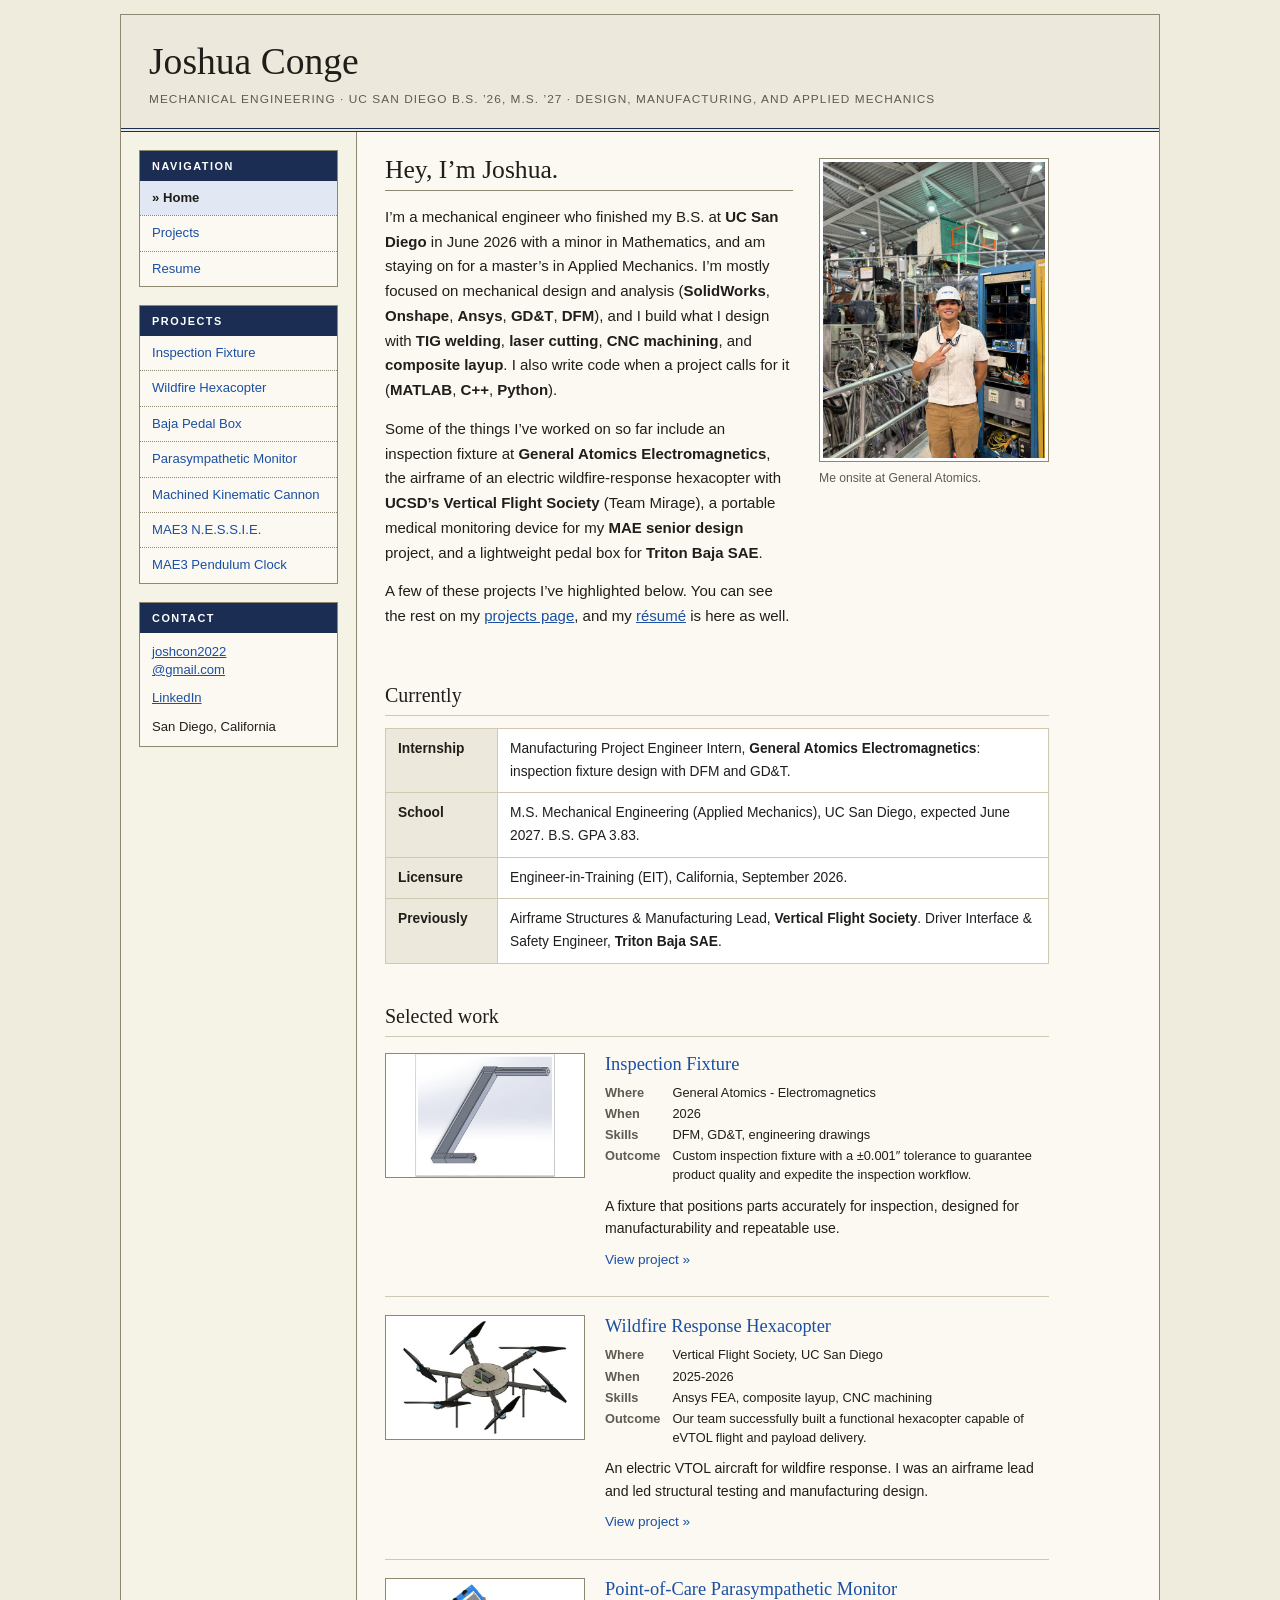
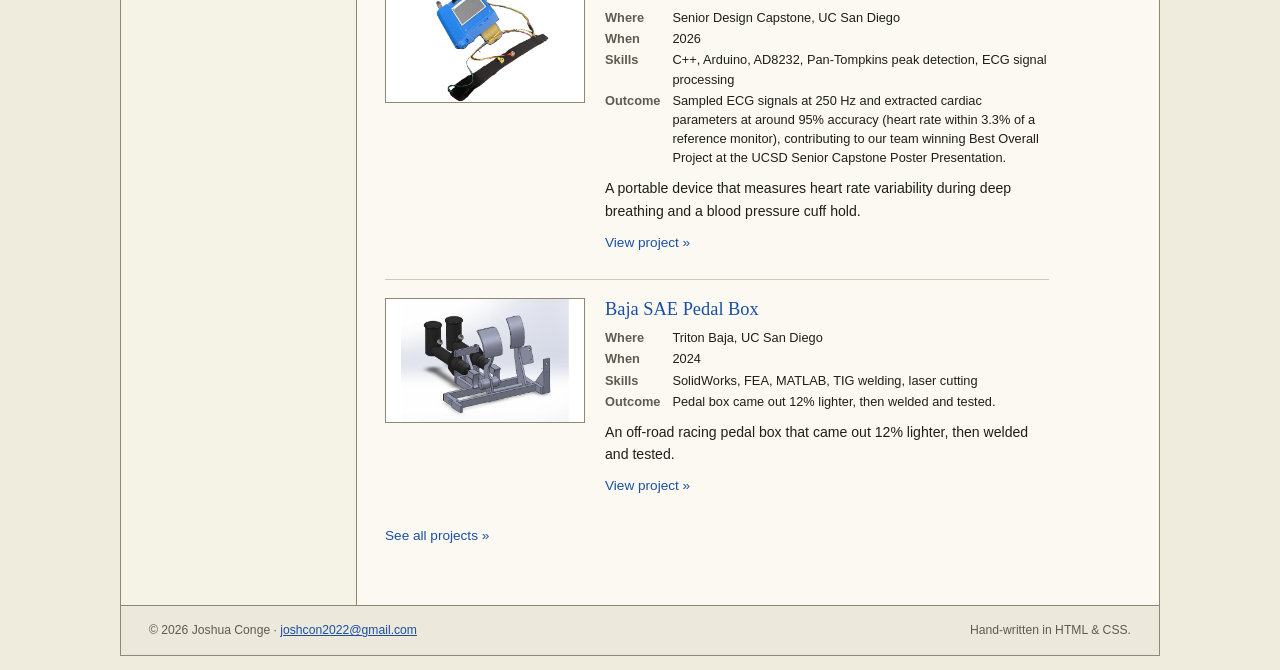
<file: index.html>
<!DOCTYPE html>
<html lang="en">
<head>
<meta charset="utf-8">
<meta name="viewport" content="width=device-width, initial-scale=1">
<meta name="description" content="Joshua Conge’s engineering portfolio">
<title>Joshua Conge’s portfolio</title>
<link rel="preconnect" href="https://fonts.googleapis.com">
<link href="https://fonts.googleapis.com/css2?family=Archivo:wdth,wght@62..125,400..800&family=Source+Serif+4:opsz,wght@8..60,400;8..60,600&display=swap" rel="stylesheet">
<link rel="stylesheet" href="style.css">
<link rel="icon" href="data:image/svg+xml,<svg xmlns=%22http://www.w3.org/2000/svg%22 viewBox=%220 0 100 100%22><text y=%22.9em%22 font-size=%2290%22>⚙️</text></svg>">
</head>
<body>
<div class="page">
<header class="mast">
  <h1><a href="index.html">Joshua Conge</a></h1>
  <p><span class="nb">Mechanical Engineering</span> · <span class="nb">UC San Diego B.S. ’26, M.S. ’27</span> · <span class="nb">Design, Manufacturing, and Applied Mechanics</span></p>
  <nav class="top" aria-label="Main"><a class="here" href="index.html">Home</a><a href="projects.html">Projects</a><a href="resume.html">Résumé</a></nav>
</header>
<div class="layout">
<aside>
<div class="box"><div class="box-hd">Navigation</div><ul class="nav"><li><a class="here" href="index.html">Home</a></li><li><a href="projects.html">Projects</a></li><li><a href="resume.html">Resume</a></li></ul></div>
<div class="box"><div class="box-hd">Projects</div><ul class="nav"><li><a href="projects/fixture.html">Inspection Fixture</a></li><li><a href="projects/hexacopter.html">Wildfire Hexacopter</a></li><li><a href="projects/pedal-box.html">Baja Pedal Box</a></li><li><a href="projects/monitor.html">Parasympathetic Monitor</a></li><li><a href="projects/machined-kinematic-cannon.html">Machined Kinematic Cannon</a></li><li><a href="projects/mae3-nessie.html">MAE3 N.E.S.S.I.E.</a></li><li><a href="projects/mae3-pendulum-clock.html">MAE3 Pendulum Clock</a></li></ul></div>
<div class="box"><div class="box-hd">Contact</div><div class="box-bd">
<p><a href="mailto:joshcon2022@gmail.com">joshcon2022<br>@gmail.com</a></p>
<p><a href="https://www.linkedin.com/in/joshua-conge/" target="_blank" rel="noopener">LinkedIn</a></p>
<p>San Diego, California</p></div></div>
</aside>
<main>


  <div class="intro">
<div>
<h2>Hey, I’m Joshua.</h2>
  <p>I’m a mechanical engineer who finished my B.S. at <strong>UC San Diego</strong> in June 2026 with a minor in Mathematics, and am staying on for a master’s in Applied Mechanics. I’m mostly focused on mechanical design and analysis (<strong>SolidWorks</strong>, <strong>Onshape</strong>, <strong>Ansys</strong>, <strong>GD&amp;T</strong>, <strong>DFM</strong>), and I build what I design with <strong>TIG welding</strong>, <strong>laser cutting</strong>, <strong>CNC machining</strong>, and <strong>composite layup</strong>. I also write code when a project calls for it (<strong>MATLAB</strong>, <strong>C++</strong>, <strong>Python</strong>).</p>
  <p>Some of the things I’ve worked on so far include an inspection fixture at <strong>General Atomics Electromagnetics</strong>, the airframe of an electric wildfire-response hexacopter with <strong>UCSD’s Vertical Flight Society</strong> (Team Mirage), a portable medical monitoring device for my <strong>MAE senior design</strong> project, and a lightweight pedal box for <strong>Triton Baja SAE</strong>.</p>
  <p>A few of these projects I’ve highlighted below. You can see the rest on my <a href="projects.html">projects page</a>, and my <a href="resume.html">résumé</a> is here as well.</p>
</div>
<figure class="me"><img src="img/joshua.jpg" alt="Joshua Conge smiling in a visitor hard hat in front of a large piece of lab equipment"><figcaption>Me onsite at General Atomics.</figcaption></figure>
</div>


  <h3>Currently</h3>
  <table class="now">
    <tr><th scope="row">Internship</th><td>Manufacturing Project Engineer Intern, <strong>General Atomics Electromagnetics</strong>: inspection fixture design with DFM and GD&amp;T.</td></tr>
    <tr><th scope="row">School</th><td>M.S. Mechanical Engineering (Applied Mechanics), UC San Diego, expected June 2027. B.S. GPA 3.83.</td></tr>
    <tr><th scope="row">Licensure</th><td>Engineer-in-Training (EIT), California, September 2026.</td></tr>
    <tr><th scope="row">Previously</th><td>Airframe Structures &amp; Manufacturing Lead, <strong>Vertical Flight Society</strong>. Driver Interface &amp; Safety Engineer, <strong>Triton Baja SAE</strong>.</td></tr>
  </table>

  <h3>Selected work</h3>
<ul class="work">
<li><div class="thumb"><img src="img/fixture-2.jpg" alt="SolidWorks model of the inspection fixture"></div><div><h4><a href="projects/fixture.html">Inspection Fixture</a></h4><dl class="facts"><dt>Where</dt><dd>General Atomics - Electromagnetics</dd><dt>When</dt><dd>2026</dd><dt>Skills</dt><dd>DFM, GD&amp;T, engineering drawings</dd><dt>Outcome</dt><dd>Custom inspection fixture with a ±0.001″ tolerance to guarantee product quality and expedite the inspection workflow.</dd></dl><p>A fixture that positions parts accurately for inspection, designed for manufacturability and repeatable use.</p><p><a class="more" href="projects/fixture.html">View project »</a></p></div></li>
<li><div class="thumb"><img src="img/cad-thumb.jpg" alt="CAD render of the hexacopter"></div><div><h4><a href="projects/hexacopter.html">Wildfire Response Hexacopter</a></h4><dl class="facts"><dt>Where</dt><dd>Vertical Flight Society, UC San Diego</dd><dt>When</dt><dd>2025-2026</dd><dt>Skills</dt><dd>Ansys FEA, composite layup, CNC machining</dd><dt>Outcome</dt><dd>Our team successfully built a functional hexacopter capable of eVTOL flight and payload delivery.</dd></dl><p>An electric VTOL aircraft for wildfire response. I was an airframe lead and led structural testing and manufacturing design.</p><p><a class="more" href="projects/hexacopter.html">View project »</a></p></div></li>
<li><div class="thumb"><img src="img/monitor.jpg" alt="Parasympathetic monitor prototype with blue 3D-printed enclosure and ECG chest strap"></div><div><h4><a href="projects/monitor.html">Point-of-Care Parasympathetic Monitor</a></h4><dl class="facts"><dt>Where</dt><dd>Senior Design Capstone, UC San Diego</dd><dt>When</dt><dd>2026</dd><dt>Skills</dt><dd>C++, Arduino, AD8232, Pan-Tompkins peak detection, ECG signal processing</dd><dt>Outcome</dt><dd>Sampled ECG signals at 250 Hz and extracted cardiac parameters at around 95% accuracy (heart rate within 3.3% of a reference monitor), contributing to our team winning Best Overall Project at the UCSD Senior Capstone Poster Presentation.</dd></dl><p>A portable device that measures heart rate variability during deep breathing and a blood pressure cuff hold.</p><p><a class="more" href="projects/monitor.html">View project »</a></p></div></li>
<li><div class="thumb"><img src="img/pedal-box.jpg" alt="CAD render of the Baja SAE pedal box"></div><div><h4><a href="projects/pedal-box.html">Baja SAE Pedal Box</a></h4><dl class="facts"><dt>Where</dt><dd>Triton Baja, UC San Diego</dd><dt>When</dt><dd>2024</dd><dt>Skills</dt><dd>SolidWorks, FEA, MATLAB, TIG welding, laser cutting</dd><dt>Outcome</dt><dd>Pedal box came out 12% lighter, then welded and tested.</dd></dl><p>An off-road racing pedal box that came out 12% lighter, then welded and tested.</p><p><a class="more" href="projects/pedal-box.html">View project »</a></p></div></li>
</ul>
<p><a class="more" href="projects.html">See all projects »</a></p>
</main>
</div>
<footer><span>© 2026 Joshua Conge · <a href="mailto:joshcon2022@gmail.com">joshcon2022@gmail.com</a></span><span>Hand-written in HTML &amp; CSS.</span></footer>
</div>
</body>
</html>
</file>
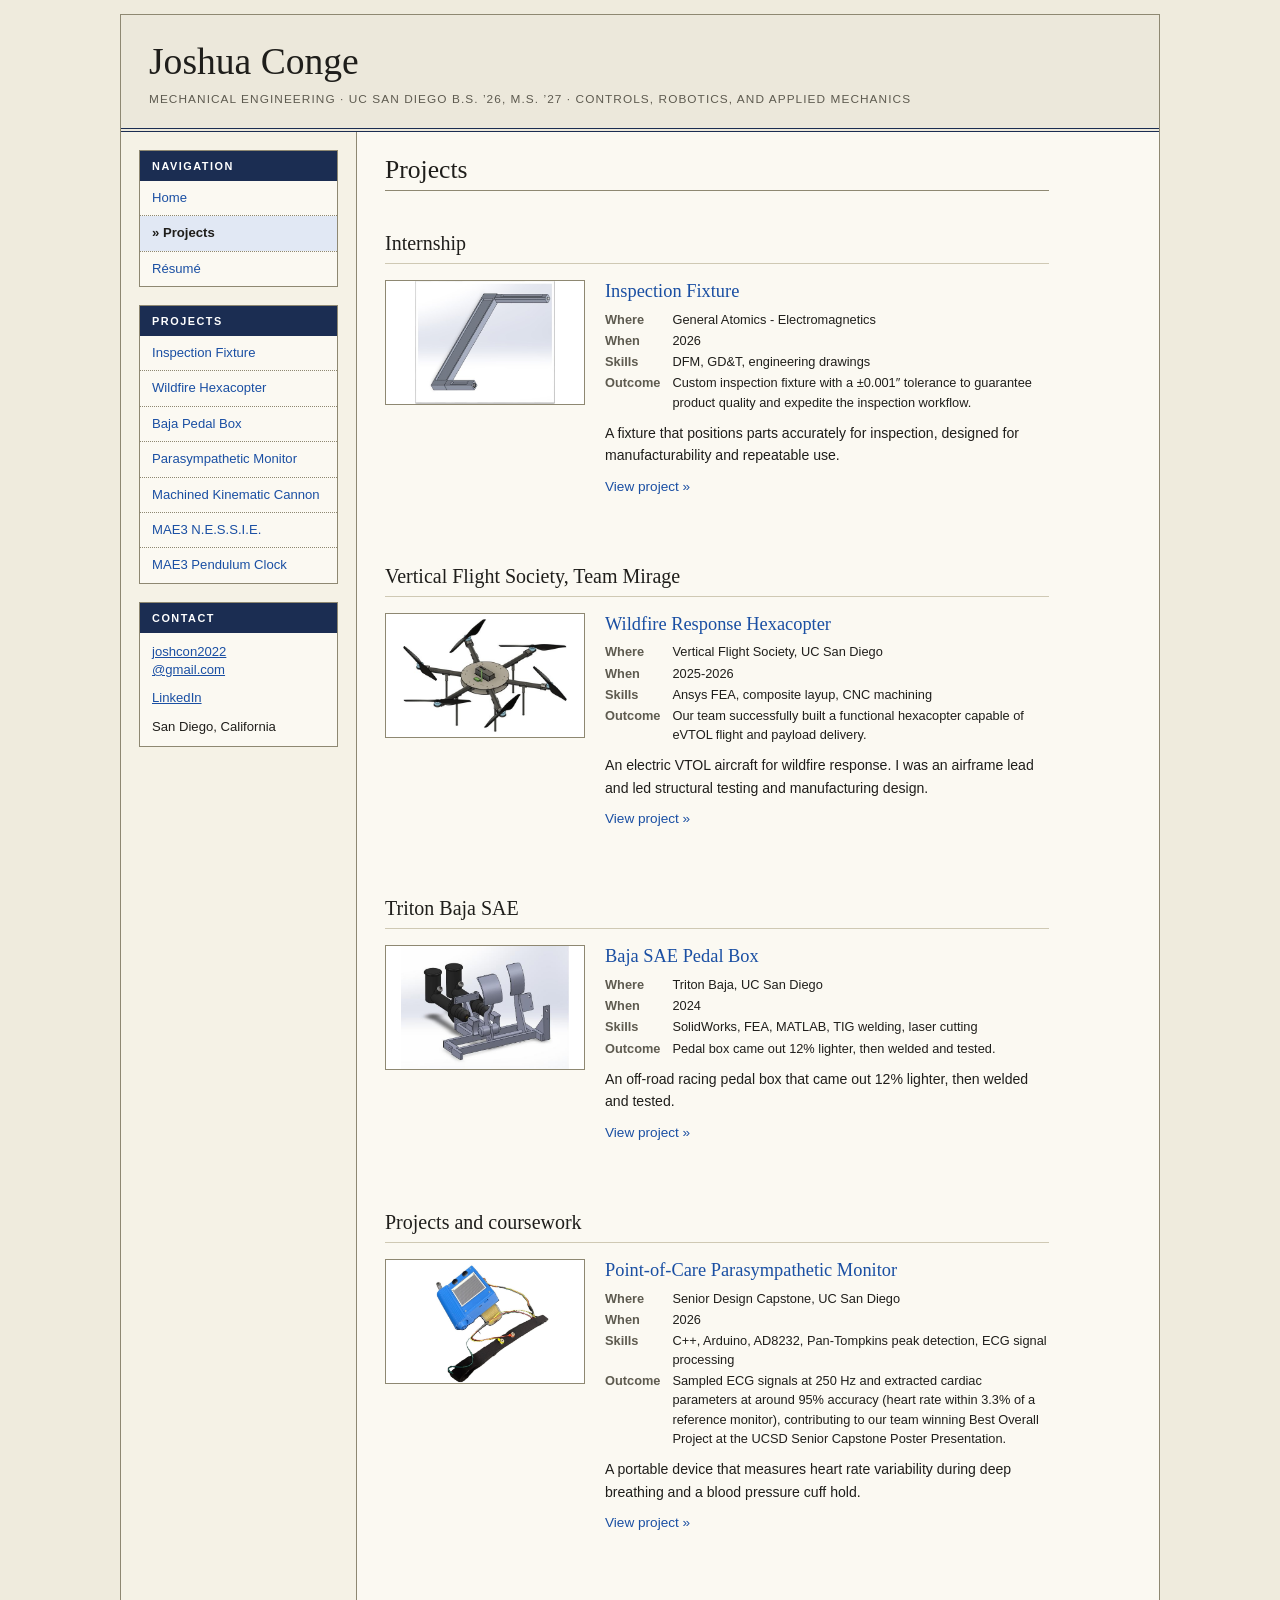
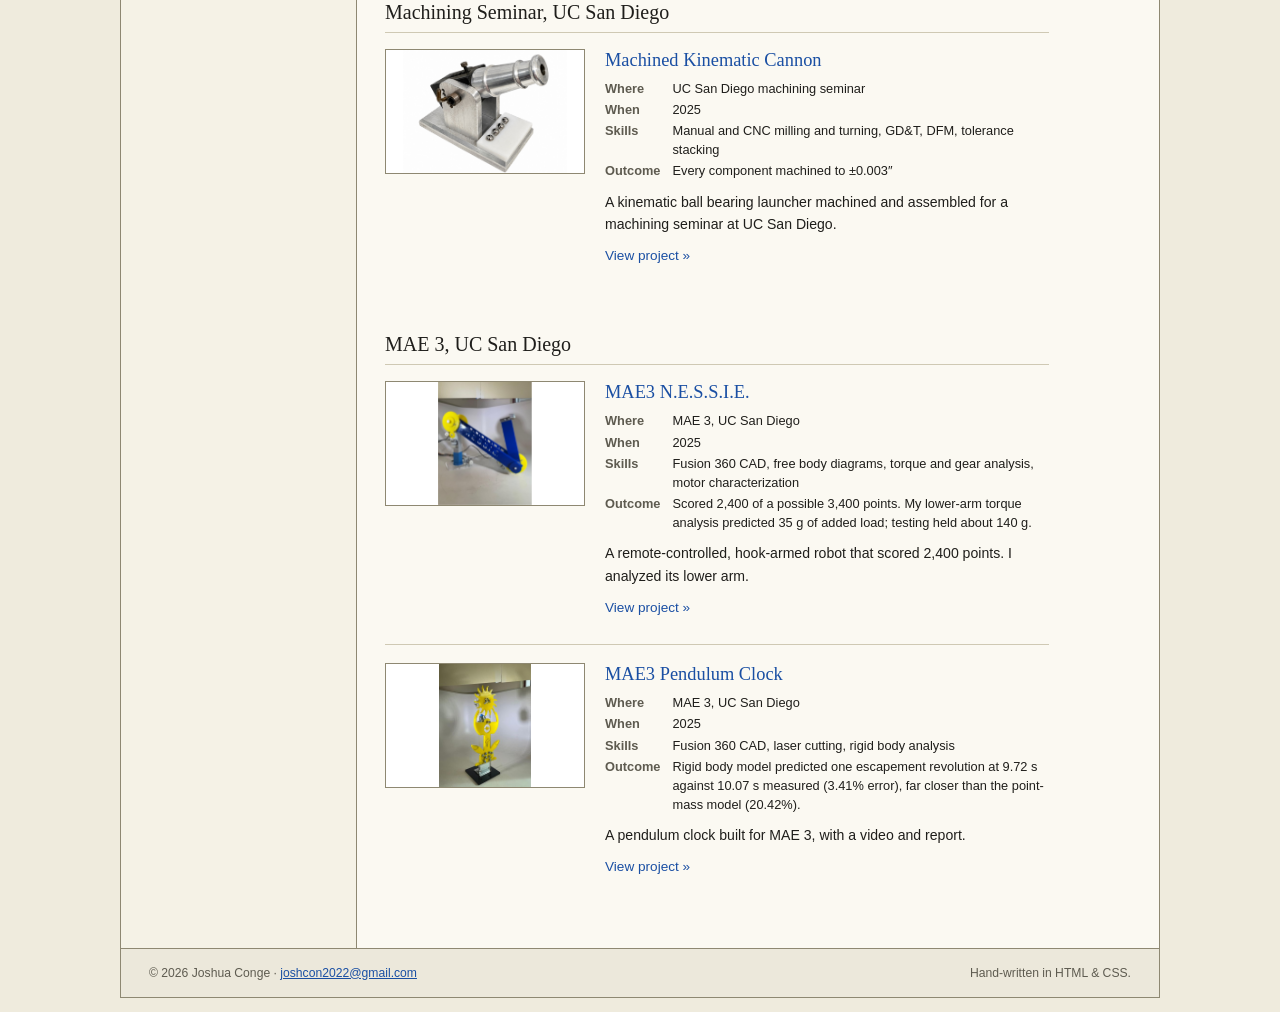
<file: projects.html>
<!DOCTYPE html>
<html lang="en">
<head>
<meta charset="utf-8">
<meta name="viewport" content="width=device-width, initial-scale=1">
<meta name="description" content="Joshua Conge’s engineering portfolio">
<title>Projects | Joshua Conge</title>
<link rel="preconnect" href="https://fonts.googleapis.com">
<link href="https://fonts.googleapis.com/css2?family=Archivo:wdth,wght@62..125,400..800&family=Source+Serif+4:opsz,wght@8..60,400;8..60,600&display=swap" rel="stylesheet">
<link rel="stylesheet" href="style.css">
<link rel="icon" href="data:image/svg+xml,<svg xmlns=%22http://www.w3.org/2000/svg%22 viewBox=%220 0 100 100%22><text y=%22.9em%22 font-size=%2290%22>⚙️</text></svg>">
</head>
<body>
<div class="page">
<header class="mast">
  <h1><a href="index.html">Joshua Conge</a></h1>
  <p><span class="nb">Mechanical Engineering</span> · <span class="nb">UC San Diego B.S. ’26, M.S. ’27</span> · <span class="nb">Controls, Robotics, and Applied Mechanics</span></p>
  <nav class="top" aria-label="Main"><a href="index.html">Home</a><a class="here" href="projects.html">Projects</a><a href="resume.html">Résumé</a></nav>
</header>
<div class="layout">
<aside>
<div class="box"><div class="box-hd">Navigation</div><ul class="nav"><li><a href="index.html">Home</a></li><li><a class="here" href="projects.html">Projects</a></li><li><a href="resume.html">Résumé</a></li></ul></div>
<div class="box"><div class="box-hd">Projects</div><ul class="nav"><li><a href="projects/fixture.html">Inspection Fixture</a></li><li><a href="projects/hexacopter.html">Wildfire Hexacopter</a></li><li><a href="projects/pedal-box.html">Baja Pedal Box</a></li><li><a href="projects/monitor.html">Parasympathetic Monitor</a></li><li><a href="projects/machined-kinematic-cannon.html">Machined Kinematic Cannon</a></li><li><a href="projects/mae3-nessie.html">MAE3 N.E.S.S.I.E.</a></li><li><a href="projects/mae3-pendulum-clock.html">MAE3 Pendulum Clock</a></li></ul></div>
<div class="box"><div class="box-hd">Contact</div><div class="box-bd">
<p><a href="mailto:joshcon2022@gmail.com">joshcon2022<br>@gmail.com</a></p>
<p><a href="https://www.linkedin.com/in/joshua-conge/" target="_blank" rel="noopener">LinkedIn</a></p>
<p>San Diego, California</p></div></div>
</aside>
<main>
<h2>Projects</h2>
<h3>Internship</h3>
<ul class="work"><li><div class="thumb"><img src="img/fixture-2.jpg" alt="SolidWorks model of the inspection fixture"></div><div><h4><a href="projects/fixture.html">Inspection Fixture</a></h4><dl class="facts"><dt>Where</dt><dd>General Atomics - Electromagnetics</dd><dt>When</dt><dd>2026</dd><dt>Skills</dt><dd>DFM, GD&amp;T, engineering drawings</dd><dt>Outcome</dt><dd>Custom inspection fixture with a ±0.001″ tolerance to guarantee product quality and expedite the inspection workflow.</dd></dl><p>A fixture that positions parts accurately for inspection, designed for manufacturability and repeatable use.</p><p><a class="more" href="projects/fixture.html">View project »</a></p></div></li></ul>
<h3>Vertical Flight Society, Team Mirage</h3>
<ul class="work"><li><div class="thumb"><img src="img/cad-thumb.jpg" alt="CAD render of the hexacopter"></div><div><h4><a href="projects/hexacopter.html">Wildfire Response Hexacopter</a></h4><dl class="facts"><dt>Where</dt><dd>Vertical Flight Society, UC San Diego</dd><dt>When</dt><dd>2025-2026</dd><dt>Skills</dt><dd>Ansys FEA, composite layup, CNC machining</dd><dt>Outcome</dt><dd>Our team successfully built a functional hexacopter capable of eVTOL flight and payload delivery.</dd></dl><p>An electric VTOL aircraft for wildfire response. I was an airframe lead and led structural testing and manufacturing design.</p><p><a class="more" href="projects/hexacopter.html">View project »</a></p></div></li></ul>
<h3>Triton Baja SAE</h3>
<ul class="work"><li><div class="thumb"><img src="img/pedal-box.jpg" alt="CAD render of the Baja SAE pedal box"></div><div><h4><a href="projects/pedal-box.html">Baja SAE Pedal Box</a></h4><dl class="facts"><dt>Where</dt><dd>Triton Baja, UC San Diego</dd><dt>When</dt><dd>2024</dd><dt>Skills</dt><dd>SolidWorks, FEA, MATLAB, TIG welding, laser cutting</dd><dt>Outcome</dt><dd>Pedal box came out 12% lighter, then welded and tested.</dd></dl><p>An off-road racing pedal box that came out 12% lighter, then welded and tested.</p><p><a class="more" href="projects/pedal-box.html">View project »</a></p></div></li></ul>
<h3>Projects and coursework</h3>
<ul class="work"><li><div class="thumb"><img src="img/monitor.jpg" alt="Parasympathetic monitor prototype with blue 3D-printed enclosure and ECG chest strap"></div><div><h4><a href="projects/monitor.html">Point-of-Care Parasympathetic Monitor</a></h4><dl class="facts"><dt>Where</dt><dd>Senior Design Capstone, UC San Diego</dd><dt>When</dt><dd>2026</dd><dt>Skills</dt><dd>C++, Arduino, AD8232, Pan-Tompkins peak detection, ECG signal processing</dd><dt>Outcome</dt><dd>Sampled ECG signals at 250 Hz and extracted cardiac parameters at around 95% accuracy (heart rate within 3.3% of a reference monitor), contributing to our team winning Best Overall Project at the UCSD Senior Capstone Poster Presentation.</dd></dl><p>A portable device that measures heart rate variability during deep breathing and a blood pressure cuff hold.</p><p><a class="more" href="projects/monitor.html">View project »</a></p></div></li></ul>
<h3>Machining Seminar, UC San Diego</h3>
<ul class="work">
<li><div class="thumb"><img src="img/cannon.jpg" alt="Machined kinematic cannon on aluminum base with ball bearings"></div><div><h4><a href="projects/machined-kinematic-cannon.html">Machined Kinematic Cannon</a></h4><dl class="facts"><dt>Where</dt><dd>UC San Diego machining seminar</dd><dt>When</dt><dd>2025</dd><dt>Skills</dt><dd>Manual and CNC milling and turning, GD&amp;T, DFM, tolerance stacking</dd><dt>Outcome</dt><dd>Every component machined to ±0.003″</dd></dl><p>A kinematic ball bearing launcher machined and assembled for a machining seminar at UC San Diego.</p><p><a class="more" href="projects/machined-kinematic-cannon.html">View project »</a></p></div></li></ul>
<h3>MAE 3, UC San Diego</h3>
<ul class="work">
<li><div class="thumb"><img src="img/nessie.jpg" alt="MAE3 N.E.S.S.I.E."></div><div><h4><a href="projects/mae3-nessie.html">MAE3 N.E.S.S.I.E.</a></h4><dl class="facts"><dt>Where</dt><dd>MAE 3, UC San Diego</dd><dt>When</dt><dd>2025</dd><dt>Skills</dt><dd>Fusion 360 CAD, free body diagrams, torque and gear analysis, motor characterization</dd><dt>Outcome</dt><dd>Scored 2,400 of a possible 3,400 points. My lower-arm torque analysis predicted 35 g of added load; testing held about 140 g.</dd></dl><p>A remote-controlled, hook-armed robot that scored 2,400 points. I analyzed its lower arm.</p><p><a class="more" href="projects/mae3-nessie.html">View project »</a></p></div></li>
<li><div class="thumb"><img src="img/pendulum-thumb.jpg" alt="MAE3 Pendulum Clock"></div><div><h4><a href="projects/mae3-pendulum-clock.html">MAE3 Pendulum Clock</a></h4><dl class="facts"><dt>Where</dt><dd>MAE 3, UC San Diego</dd><dt>When</dt><dd>2025</dd><dt>Skills</dt><dd>Fusion 360 CAD, laser cutting, rigid body analysis</dd><dt>Outcome</dt><dd>Rigid body model predicted one escapement revolution at 9.72 s against 10.07 s measured (3.41% error), far closer than the point-mass model (20.42%).</dd></dl><p>A pendulum clock built for MAE 3, with a video and report.</p><p><a class="more" href="projects/mae3-pendulum-clock.html">View project »</a></p></div></li></ul>
</main>
</div>
<footer><span>© 2026 Joshua Conge · <a href="mailto:joshcon2022@gmail.com">joshcon2022@gmail.com</a></span><span>Hand-written in HTML &amp; CSS.</span></footer>
</div>
</body>
</html>
</file>
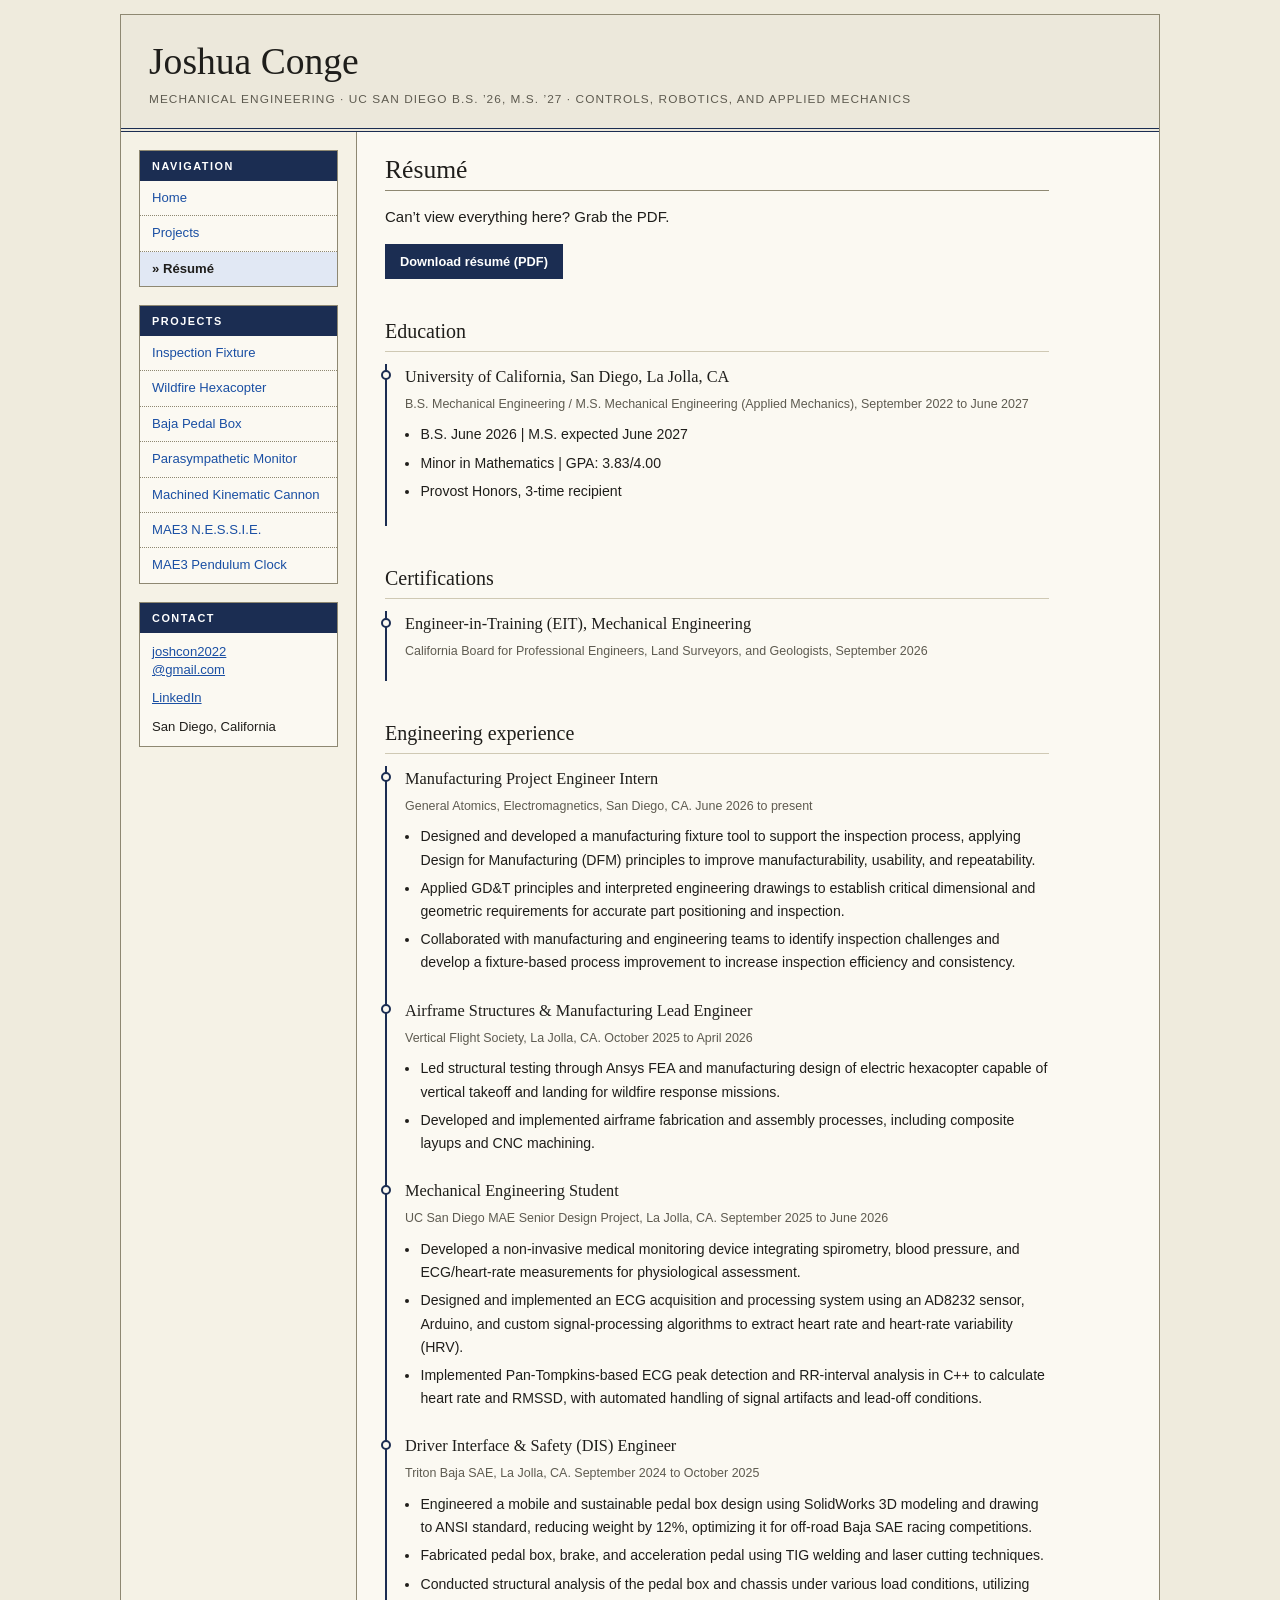
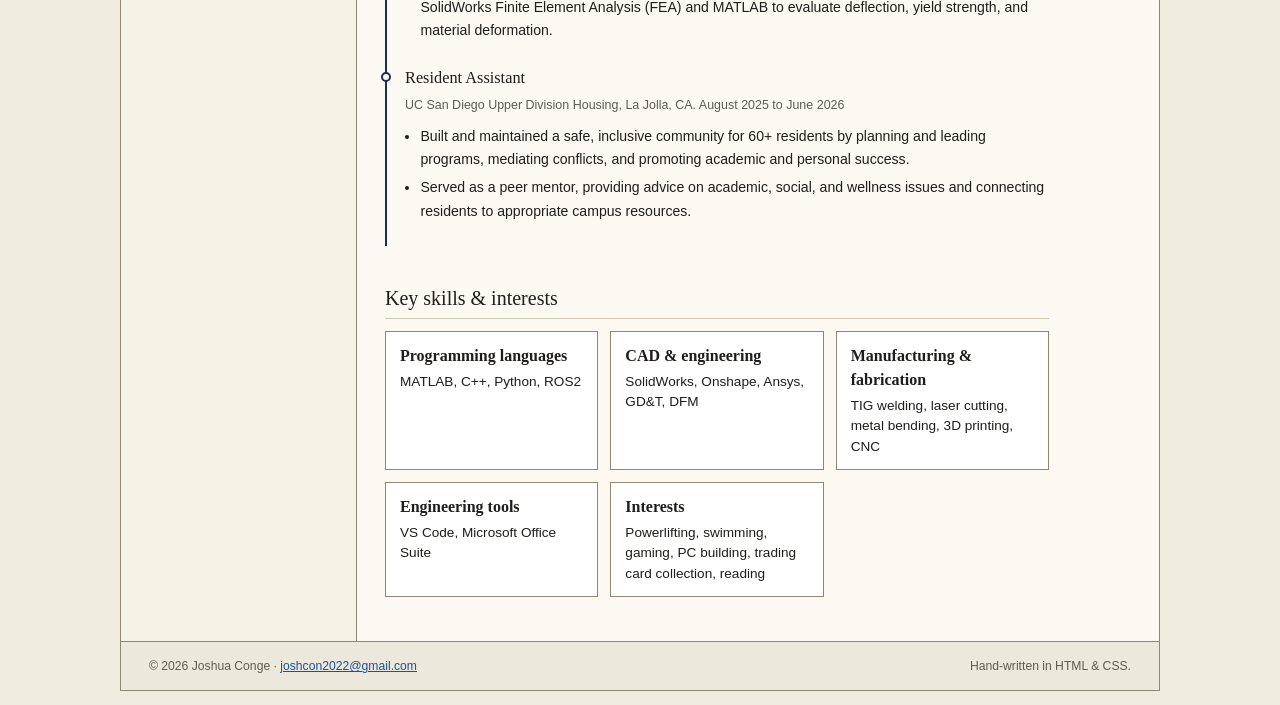
<file: resume.html>
<!DOCTYPE html>
<html lang="en">
<head>
<meta charset="utf-8">
<meta name="viewport" content="width=device-width, initial-scale=1">
<meta name="description" content="Joshua Conge’s engineering portfolio">
<title>Résumé | Joshua Conge</title>
<link rel="preconnect" href="https://fonts.googleapis.com">
<link href="https://fonts.googleapis.com/css2?family=Archivo:wdth,wght@62..125,400..800&family=Source+Serif+4:opsz,wght@8..60,400;8..60,600&display=swap" rel="stylesheet">
<link rel="stylesheet" href="style.css">
<link rel="icon" href="data:image/svg+xml,<svg xmlns=%22http://www.w3.org/2000/svg%22 viewBox=%220 0 100 100%22><text y=%22.9em%22 font-size=%2290%22>⚙️</text></svg>">
</head>
<body>
<div class="page">
<header class="mast">
  <h1><a href="index.html">Joshua Conge</a></h1>
  <p><span class="nb">Mechanical Engineering</span> · <span class="nb">UC San Diego B.S. ’26, M.S. ’27</span> · <span class="nb">Controls, Robotics, and Applied Mechanics</span></p>
  <nav class="top" aria-label="Main"><a href="index.html">Home</a><a href="projects.html">Projects</a><a class="here" href="resume.html">Résumé</a></nav>
</header>
<div class="layout">
<aside>
<div class="box"><div class="box-hd">Navigation</div><ul class="nav"><li><a href="index.html">Home</a></li><li><a href="projects.html">Projects</a></li><li><a class="here" href="resume.html">Résumé</a></li></ul></div>
<div class="box"><div class="box-hd">Projects</div><ul class="nav"><li><a href="projects/fixture.html">Inspection Fixture</a></li><li><a href="projects/hexacopter.html">Wildfire Hexacopter</a></li><li><a href="projects/pedal-box.html">Baja Pedal Box</a></li><li><a href="projects/monitor.html">Parasympathetic Monitor</a></li><li><a href="projects/machined-kinematic-cannon.html">Machined Kinematic Cannon</a></li><li><a href="projects/mae3-nessie.html">MAE3 N.E.S.S.I.E.</a></li><li><a href="projects/mae3-pendulum-clock.html">MAE3 Pendulum Clock</a></li></ul></div>
<div class="box"><div class="box-hd">Contact</div><div class="box-bd">
<p><a href="mailto:joshcon2022@gmail.com">joshcon2022<br>@gmail.com</a></p>
<p><a href="https://www.linkedin.com/in/joshua-conge/" target="_blank" rel="noopener">LinkedIn</a></p>
<p>San Diego, California</p></div></div>
</aside>
<main><h2>Résumé</h2>
<div class="pdfbar"><p>Can’t view everything here? Grab the PDF.</p><div class="btns"><a class="fill" href="files/Joshua-Conge-Resume.pdf" download>Download résumé (PDF)</a></div></div>
<h3>Education</h3>
<div class="role"><h4>University of California, San Diego, La Jolla, CA</h4><span class="when">B.S. Mechanical Engineering / M.S. Mechanical Engineering (Applied Mechanics), September 2022 to June 2027</span><ul><li>B.S. June 2026 | M.S. expected June 2027</li><li>Minor in Mathematics | GPA: 3.83/4.00</li><li>Provost Honors, 3-time recipient</li></ul></div>
<h3>Certifications</h3>
<div class="role"><h4>Engineer-in-Training (EIT), Mechanical Engineering</h4><span class="when">California Board for Professional Engineers, Land Surveyors, and Geologists, September 2026</span></div>
<h3>Engineering experience</h3>
<div class="role"><h4>Manufacturing Project Engineer Intern</h4><span class="when">General Atomics, Electromagnetics, San Diego, CA. June 2026 to present</span><ul><li>Designed and developed a manufacturing fixture tool to support the inspection process, applying Design for Manufacturing (DFM) principles to improve manufacturability, usability, and repeatability.</li><li>Applied GD&amp;T principles and interpreted engineering drawings to establish critical dimensional and geometric requirements for accurate part positioning and inspection.</li><li>Collaborated with manufacturing and engineering teams to identify inspection challenges and develop a fixture-based process improvement to increase inspection efficiency and consistency.</li></ul></div>
<div class="role"><h4>Airframe Structures &amp; Manufacturing Lead Engineer</h4><span class="when">Vertical Flight Society, La Jolla, CA. October 2025 to April 2026</span><ul><li>Led structural testing through Ansys FEA and manufacturing design of electric hexacopter capable of vertical takeoff and landing for wildfire response missions.</li><li>Developed and implemented airframe fabrication and assembly processes, including composite layups and CNC machining.</li></ul></div>
<div class="role"><h4>Mechanical Engineering Student</h4><span class="when">UC San Diego MAE Senior Design Project, La Jolla, CA. September 2025 to June 2026</span><ul><li>Developed a non-invasive medical monitoring device integrating spirometry, blood pressure, and ECG/heart-rate measurements for physiological assessment.</li><li>Designed and implemented an ECG acquisition and processing system using an AD8232 sensor, Arduino, and custom signal-processing algorithms to extract heart rate and heart-rate variability (HRV).</li><li>Implemented Pan-Tompkins-based ECG peak detection and RR-interval analysis in C++ to calculate heart rate and RMSSD, with automated handling of signal artifacts and lead-off conditions.</li></ul></div>
<div class="role"><h4>Driver Interface &amp; Safety (DIS) Engineer</h4><span class="when">Triton Baja SAE, La Jolla, CA. September 2024 to October 2025</span><ul><li>Engineered a mobile and sustainable pedal box design using SolidWorks 3D modeling and drawing to ANSI standard, reducing weight by 12%, optimizing it for off-road Baja SAE racing competitions.</li><li>Fabricated pedal box, brake, and acceleration pedal using TIG welding and laser cutting techniques.</li><li>Conducted structural analysis of the pedal box and chassis under various load conditions, utilizing SolidWorks Finite Element Analysis (FEA) and MATLAB to evaluate deflection, yield strength, and material deformation.</li></ul></div>
<div class="role"><h4>Resident Assistant</h4><span class="when">UC San Diego Upper Division Housing, La Jolla, CA. August 2025 to June 2026</span><ul><li>Built and maintained a safe, inclusive community for 60+ residents by planning and leading programs, mediating conflicts, and promoting academic and personal success.</li><li>Served as a peer mentor, providing advice on academic, social, and wellness issues and connecting residents to appropriate campus resources.</li></ul></div>
<h3>Key skills &amp; interests</h3>
<div class="skills"><div><h4>Programming languages</h4>MATLAB, C++, Python, ROS2</div><div><h4>CAD &amp; engineering</h4>SolidWorks, Onshape, Ansys, GD&amp;T, DFM</div><div><h4>Manufacturing &amp; fabrication</h4>TIG welding, laser cutting, metal bending, 3D printing, CNC</div><div><h4>Engineering tools</h4>VS Code, Microsoft Office Suite</div><div><h4>Interests</h4>Powerlifting, swimming, gaming, PC building, trading card collection, reading</div></div>
</main>
</div>
<footer><span>© 2026 Joshua Conge · <a href="mailto:joshcon2022@gmail.com">joshcon2022@gmail.com</a></span><span>Hand-written in HTML &amp; CSS.</span></footer>
</div>
</body>
</html>
</file>
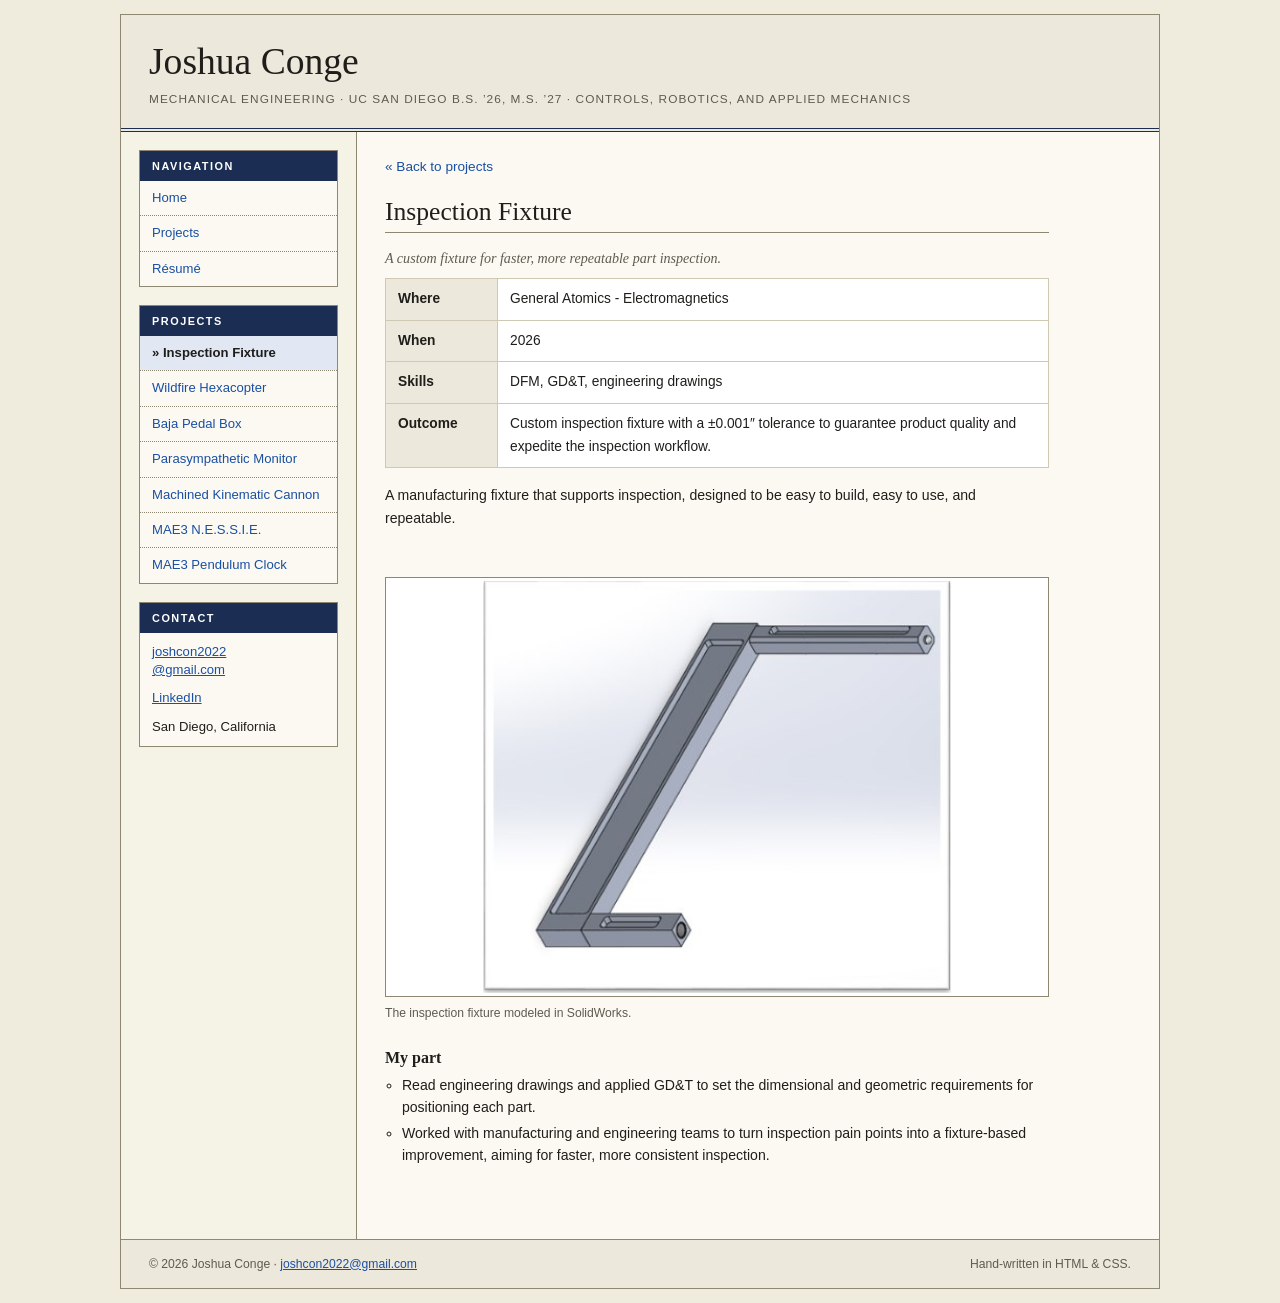
<file: projects/fixture.html>
<!DOCTYPE html>
<html lang="en">
<head>
<meta charset="utf-8">
<meta name="viewport" content="width=device-width, initial-scale=1">
<meta name="description" content="Joshua Conge’s engineering portfolio">
<title>Inspection Fixture | Joshua Conge</title>
<link rel="preconnect" href="https://fonts.googleapis.com">
<link href="https://fonts.googleapis.com/css2?family=Archivo:wdth,wght@62..125,400..800&family=Source+Serif+4:opsz,wght@8..60,400;8..60,600&display=swap" rel="stylesheet">
<link rel="stylesheet" href="../style.css">
<link rel="icon" href="data:image/svg+xml,<svg xmlns=%22http://www.w3.org/2000/svg%22 viewBox=%220 0 100 100%22><text y=%22.9em%22 font-size=%2290%22>⚙️</text></svg>">
</head>
<body>
<div class="page">
<header class="mast">
  <h1><a href="../index.html">Joshua Conge</a></h1>
  <p><span class="nb">Mechanical Engineering</span> · <span class="nb">UC San Diego B.S. ’26, M.S. ’27</span> · <span class="nb">Controls, Robotics, and Applied Mechanics</span></p>
  <nav class="top" aria-label="Main"><a href="../index.html">Home</a><a href="../projects.html">Projects</a><a href="../resume.html">Résumé</a></nav>
</header>
<div class="layout">
<aside>
<div class="box"><div class="box-hd">Navigation</div><ul class="nav"><li><a href="../index.html">Home</a></li><li><a href="../projects.html">Projects</a></li><li><a href="../resume.html">Résumé</a></li></ul></div>
<div class="box"><div class="box-hd">Projects</div><ul class="nav"><li><a class="here" href="../projects/fixture.html">Inspection Fixture</a></li><li><a href="../projects/hexacopter.html">Wildfire Hexacopter</a></li><li><a href="../projects/pedal-box.html">Baja Pedal Box</a></li><li><a href="../projects/monitor.html">Parasympathetic Monitor</a></li><li><a href="../projects/machined-kinematic-cannon.html">Machined Kinematic Cannon</a></li><li><a href="../projects/mae3-nessie.html">MAE3 N.E.S.S.I.E.</a></li><li><a href="../projects/mae3-pendulum-clock.html">MAE3 Pendulum Clock</a></li></ul></div>
<div class="box"><div class="box-hd">Contact</div><div class="box-bd">
<p><a href="mailto:joshcon2022@gmail.com">joshcon2022<br>@gmail.com</a></p>
<p><a href="https://www.linkedin.com/in/joshua-conge/" target="_blank" rel="noopener">LinkedIn</a></p>
<p>San Diego, California</p></div></div>
</aside>
<main>
<a class="back" href="../projects.html">« Back to projects</a>

<ul class="work"><li class="feature">
<div>
<h2>Inspection Fixture</h2>
<p class="lede">A custom fixture for faster, more repeatable part inspection.</p>
<table class="now" style="margin-bottom:16px">
<tr><th scope="row">Where</th><td>General Atomics - Electromagnetics</td></tr>
<tr><th scope="row">When</th><td>2026</td></tr>
<tr><th scope="row">Skills</th><td>DFM, GD&amp;T, engineering drawings</td></tr>
<tr><th scope="row">Outcome</th><td>Custom inspection fixture with a ±0.001″ tolerance to guarantee product quality and expedite the inspection workflow.</td></tr>
</table>
<p>A manufacturing fixture that supports inspection, designed to be easy to build, easy to use, and repeatable.</p>
</div>
<figure class="hero"><img src="../img/fixture-2.jpg" alt="SolidWorks model of the inspection fixture"><figcaption>The inspection fixture modeled in SolidWorks.</figcaption></figure>
<div>
<h5>My part</h5>
<ul><li>Read engineering drawings and applied GD&amp;T to set the dimensional and geometric requirements for positioning each part.</li><li>Worked with manufacturing and engineering teams to turn inspection pain points into a fixture-based improvement, aiming for faster, more consistent inspection.</li></ul>
</div>
</li></ul></main>
</div>
<footer><span>© 2026 Joshua Conge · <a href="mailto:joshcon2022@gmail.com">joshcon2022@gmail.com</a></span><span>Hand-written in HTML &amp; CSS.</span></footer>
</div>
</body>
</html>
</file>
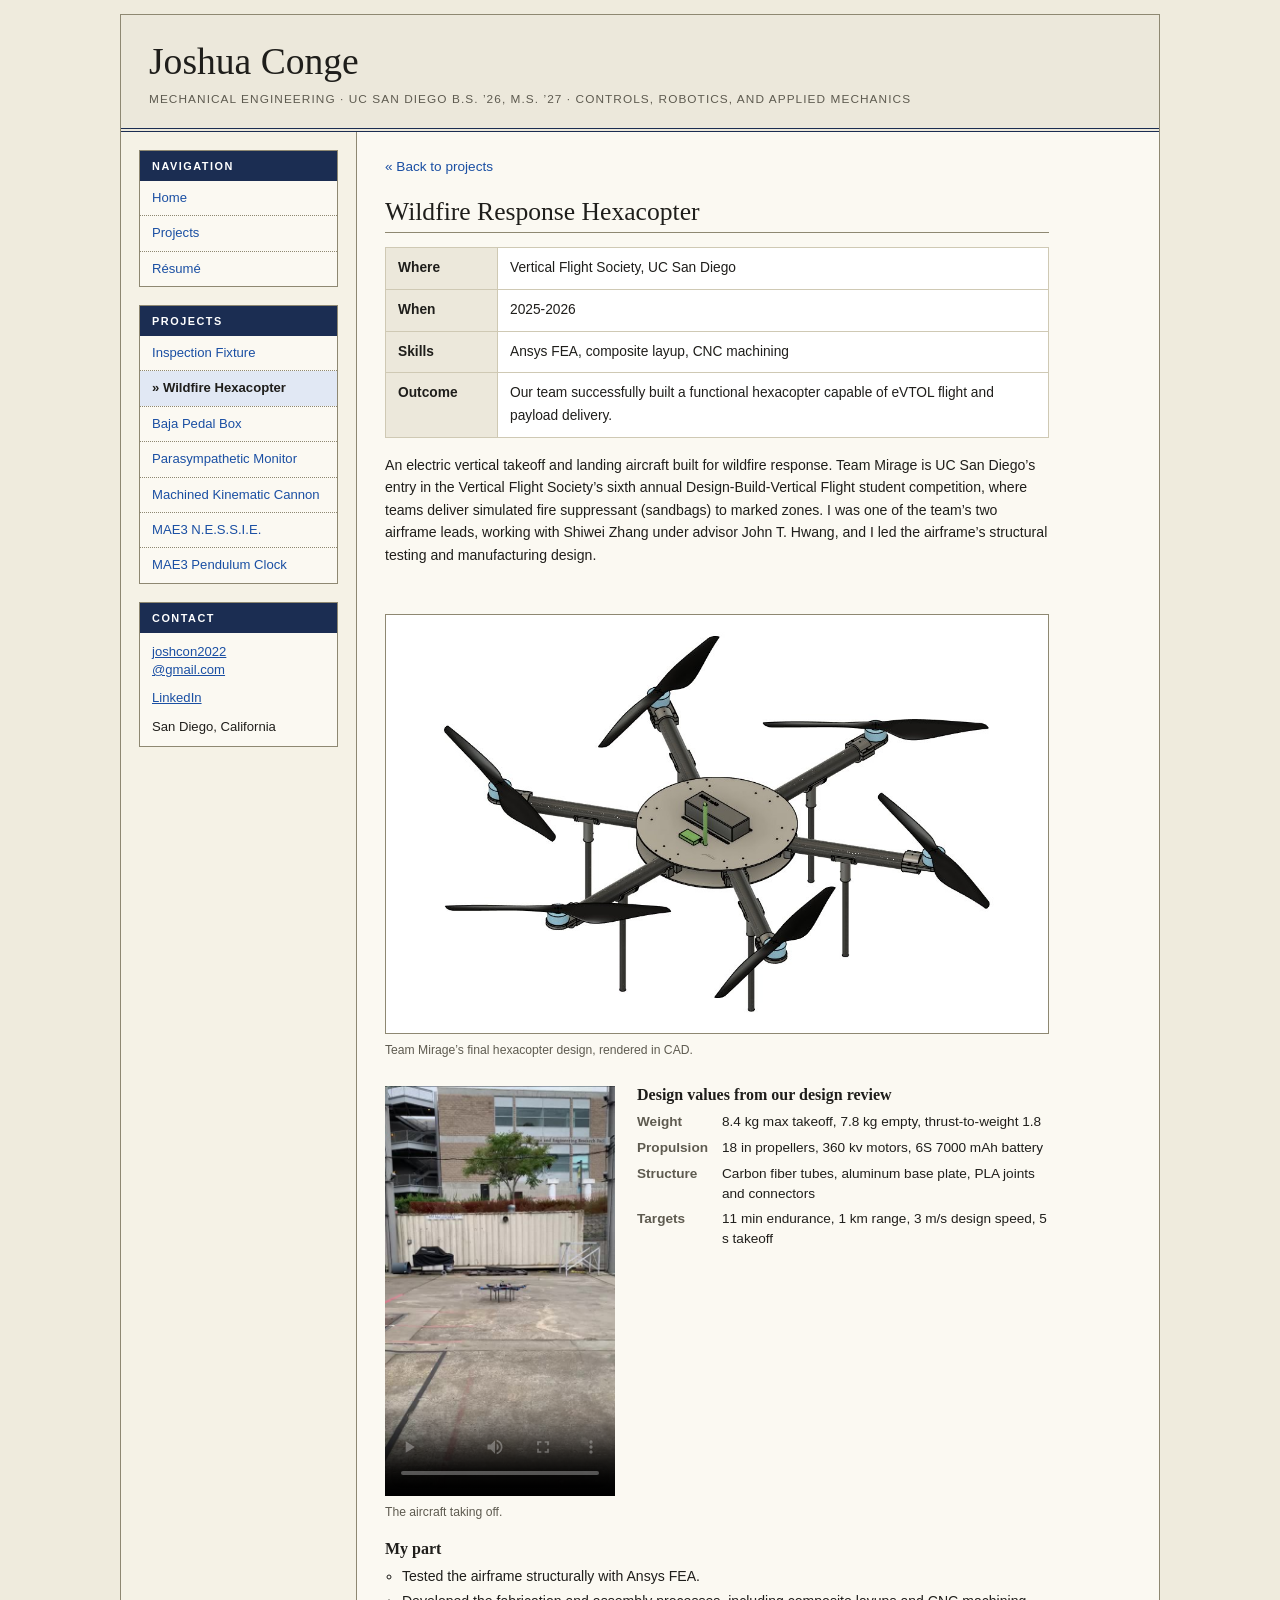
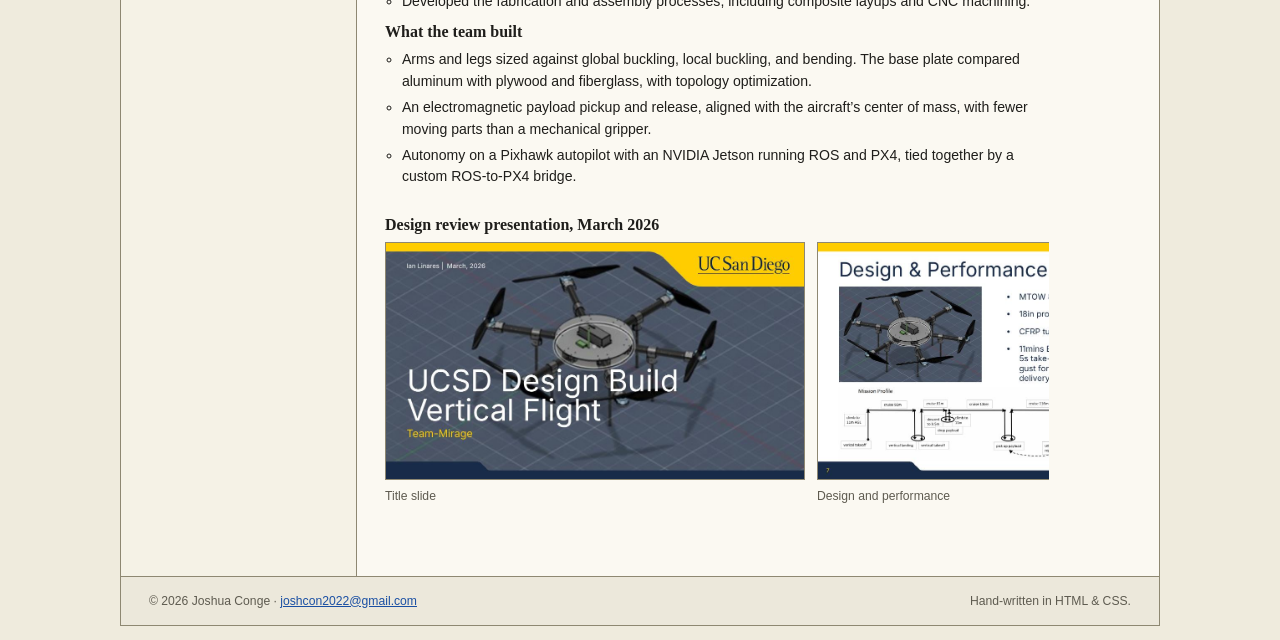
<file: projects/hexacopter.html>
<!DOCTYPE html>
<html lang="en">
<head>
<meta charset="utf-8">
<meta name="viewport" content="width=device-width, initial-scale=1">
<meta name="description" content="Joshua Conge’s engineering portfolio">
<title>Wildfire Hexacopter | Joshua Conge</title>
<link rel="preconnect" href="https://fonts.googleapis.com">
<link href="https://fonts.googleapis.com/css2?family=Archivo:wdth,wght@62..125,400..800&family=Source+Serif+4:opsz,wght@8..60,400;8..60,600&display=swap" rel="stylesheet">
<link rel="stylesheet" href="../style.css">
<link rel="icon" href="data:image/svg+xml,<svg xmlns=%22http://www.w3.org/2000/svg%22 viewBox=%220 0 100 100%22><text y=%22.9em%22 font-size=%2290%22>⚙️</text></svg>">
</head>
<body>
<div class="page">
<header class="mast">
  <h1><a href="../index.html">Joshua Conge</a></h1>
  <p><span class="nb">Mechanical Engineering</span> · <span class="nb">UC San Diego B.S. ’26, M.S. ’27</span> · <span class="nb">Controls, Robotics, and Applied Mechanics</span></p>
  <nav class="top" aria-label="Main"><a href="../index.html">Home</a><a href="../projects.html">Projects</a><a href="../resume.html">Résumé</a></nav>
</header>
<div class="layout">
<aside>
<div class="box"><div class="box-hd">Navigation</div><ul class="nav"><li><a href="../index.html">Home</a></li><li><a href="../projects.html">Projects</a></li><li><a href="../resume.html">Résumé</a></li></ul></div>
<div class="box"><div class="box-hd">Projects</div><ul class="nav"><li><a href="../projects/fixture.html">Inspection Fixture</a></li><li><a class="here" href="../projects/hexacopter.html">Wildfire Hexacopter</a></li><li><a href="../projects/pedal-box.html">Baja Pedal Box</a></li><li><a href="../projects/monitor.html">Parasympathetic Monitor</a></li><li><a href="../projects/machined-kinematic-cannon.html">Machined Kinematic Cannon</a></li><li><a href="../projects/mae3-nessie.html">MAE3 N.E.S.S.I.E.</a></li><li><a href="../projects/mae3-pendulum-clock.html">MAE3 Pendulum Clock</a></li></ul></div>
<div class="box"><div class="box-hd">Contact</div><div class="box-bd">
<p><a href="mailto:joshcon2022@gmail.com">joshcon2022<br>@gmail.com</a></p>
<p><a href="https://www.linkedin.com/in/joshua-conge/" target="_blank" rel="noopener">LinkedIn</a></p>
<p>San Diego, California</p></div></div>
</aside>
<main>
<a class="back" href="../projects.html">« Back to projects</a>

<ul class="work"><li class="feature">
      <div>
        <h2>Wildfire Response Hexacopter</h2>
        <table class="now" style="margin-bottom:16px">
<tr><th scope="row">Where</th><td>Vertical Flight Society, UC San Diego</td></tr>
<tr><th scope="row">When</th><td>2025-2026</td></tr>
<tr><th scope="row">Skills</th><td>Ansys FEA, composite layup, CNC machining</td></tr>
<tr><th scope="row">Outcome</th><td>Our team successfully built a functional hexacopter capable of eVTOL flight and payload delivery.</td></tr>
</table>

        <p>An electric vertical takeoff and landing aircraft built for wildfire response. Team Mirage is UC San Diego’s entry in the Vertical Flight Society’s sixth annual Design-Build-Vertical Flight student competition, where teams deliver simulated fire suppressant (sandbags) to marked zones. I was one of the team’s two airframe leads, working with Shiwei Zhang under advisor John T. Hwang, and I led the airframe’s structural testing and manufacturing design.</p>
      </div>
      <figure class="hero"><img src="../img/cad.jpg" alt="CAD render of Team Mirage’s hexacopter with six carbon tube arms, black propellers, a round base plate, and four landing legs"><figcaption>Team Mirage’s final hexacopter design, rendered in CAD.</figcaption></figure>
      <div class="media">
        <figure class="vid"><video controls playsinline preload="metadata" poster="../img/takeoff-poster.jpg" src="../media/takeoff.mp4">Your browser can’t play this video.</video><figcaption>The aircraft taking off.</figcaption></figure>
        <div class="specs"><h5>Design values from our design review</h5>
          <dl><dt>Weight</dt><dd>8.4 kg max takeoff, 7.8 kg empty, thrust-to-weight 1.8</dd>
          <dt>Propulsion</dt><dd>18 in propellers, 360 kv motors, 6S 7000 mAh battery</dd>
          <dt>Structure</dt><dd>Carbon fiber tubes, aluminum base plate, PLA joints and connectors</dd>
          <dt>Targets</dt><dd>11 min endurance, 1 km range, 3 m/s design speed, 5 s takeoff</dd></dl></div>
      </div>
      <div>
        <h5>My part</h5>
        <ul><li>Tested the airframe structurally with Ansys FEA.</li><li>Developed the fabrication and assembly processes, including composite layups and CNC machining.</li></ul>
        <h5>What the team built</h5>
        <ul><li>Arms and legs sized against global buckling, local buckling, and bending. The base plate compared aluminum with plywood and fiberglass, with topology optimization.</li><li>An electromagnetic payload pickup and release, aligned with the aircraft’s center of mass, with fewer moving parts than a mechanical gripper.</li><li>Autonomy on a Pixhawk autopilot with an NVIDIA Jetson running ROS and PX4, tied together by a custom ROS-to-PX4 bridge.</li></ul>
      </div>
      <div class="deck"><h5>Design review presentation, March 2026</h5>
        <div class="strip" tabindex="0" role="region" aria-label="Presentation slides, scroll sideways"><figure><img loading="lazy" src="../img/slides/slide-01.jpg" alt="Slide 1: Title slide"><figcaption>Title slide</figcaption></figure><figure><img loading="lazy" src="../img/slides/slide-07.jpg" alt="Slide 7: Design and performance"><figcaption>Design and performance</figcaption></figure><figure><img loading="lazy" src="../img/slides/slide-08.jpg" alt="Slide 8: Component selection"><figcaption>Component selection</figcaption></figure><figure><img loading="lazy" src="../img/slides/slide-10.jpg" alt="Slide 10: Design process"><figcaption>Design process</figcaption></figure><figure><img loading="lazy" src="../img/slides/slide-11.jpg" alt="Slide 11: Arm and leg optimization, with Ansys buckling and bending results"><figcaption>Arm and leg optimization, with Ansys buckling and bending results</figcaption></figure><figure><img loading="lazy" src="../img/slides/slide-12.jpg" alt="Slide 12: Base plate"><figcaption>Base plate</figcaption></figure><figure><img loading="lazy" src="../img/slides/slide-13.jpg" alt="Slide 13: Payload system"><figcaption>Payload system</figcaption></figure><figure><img loading="lazy" src="../img/slides/slide-14.jpg" alt="Slide 14: Autonomy"><figcaption>Autonomy</figcaption></figure><figure><img loading="lazy" src="../img/slides/slide-15.jpg" alt="Slide 15: Build and manufacturing"><figcaption>Build and manufacturing</figcaption></figure><figure><img loading="lazy" src="../img/slides/slide-17.jpg" alt="Slide 17: Test plan"><figcaption>Test plan</figcaption></figure><figure><img loading="lazy" src="../img/slides/slide-18.jpg" alt="Slide 18: Validation metrics"><figcaption>Validation metrics</figcaption></figure><figure><img loading="lazy" src="../img/slides/slide-20.jpg" alt="Slide 20: Reflections and next steps"><figcaption>Reflections and next steps</figcaption></figure></div></div>
    </li></ul></main>
</div>
<footer><span>© 2026 Joshua Conge · <a href="mailto:joshcon2022@gmail.com">joshcon2022@gmail.com</a></span><span>Hand-written in HTML &amp; CSS.</span></footer>
</div>
</body>
</html>
</file>
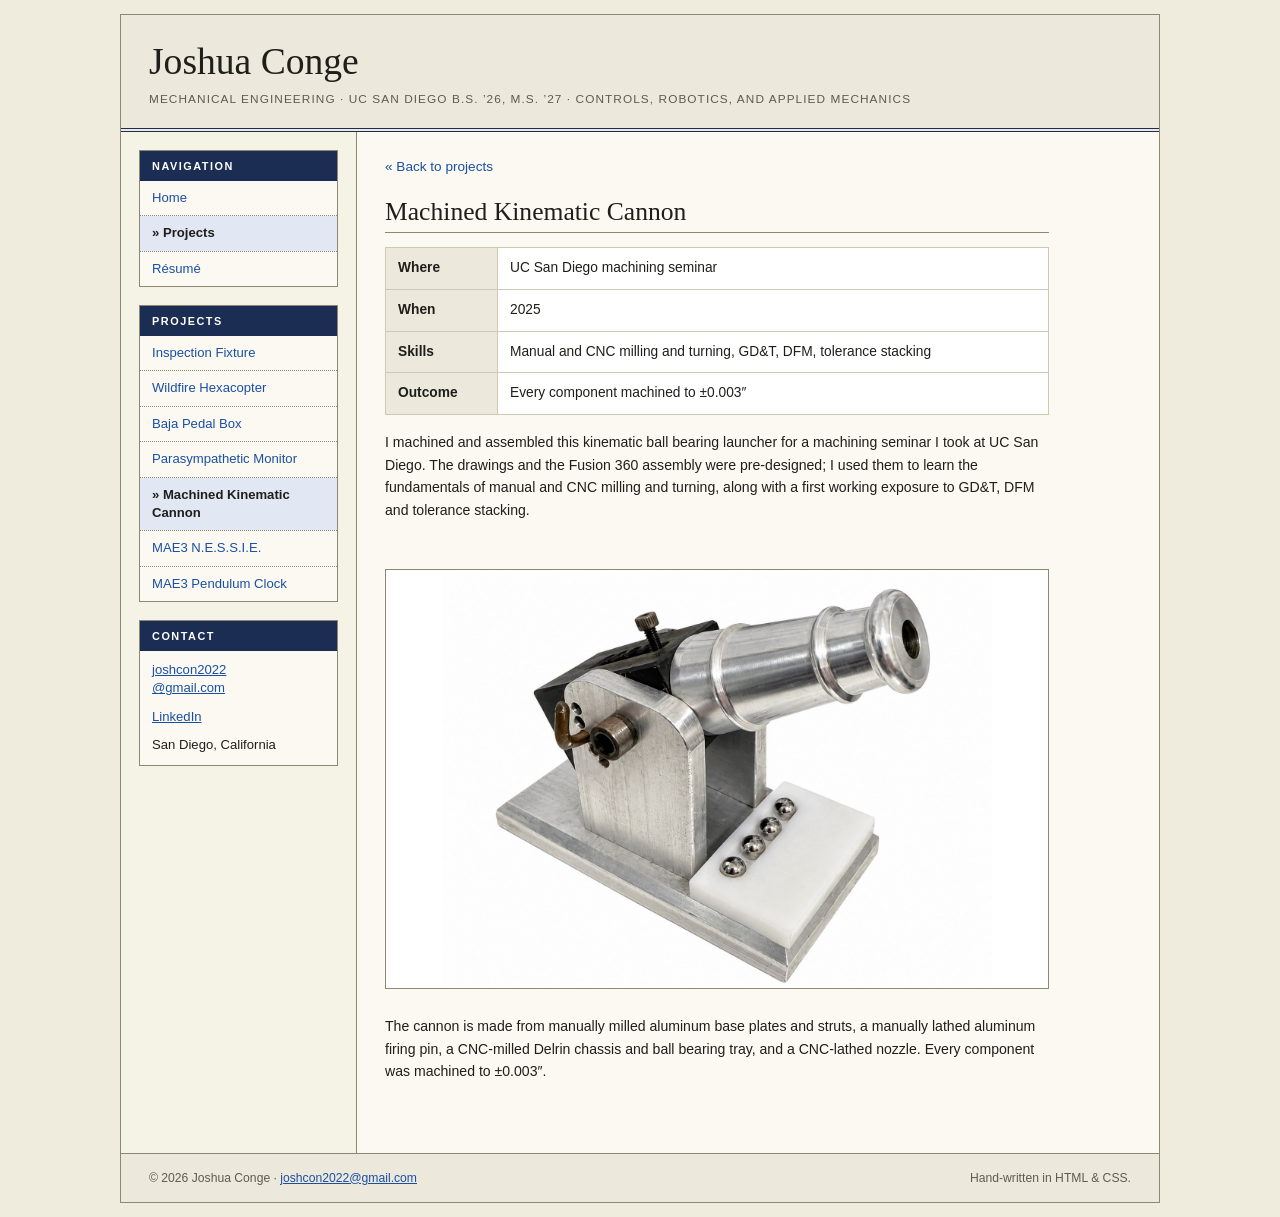
<file: projects/machined-kinematic-cannon.html>
<!DOCTYPE html>
<html lang="en">
<head>
<meta charset="utf-8">
<meta name="viewport" content="width=device-width, initial-scale=1">
<meta name="description" content="Joshua Conge’s engineering portfolio">
<title>Machined Kinematic Cannon | Joshua Conge</title>
<link rel="preconnect" href="https://fonts.googleapis.com">
<link href="https://fonts.googleapis.com/css2?family=Archivo:wdth,wght@62..125,400..800&family=Source+Serif+4:opsz,wght@8..60,400;8..60,600&display=swap" rel="stylesheet">
<link rel="stylesheet" href="../style.css">
<link rel="icon" href="data:image/svg+xml,<svg xmlns=%22http://www.w3.org/2000/svg%22 viewBox=%220 0 100 100%22><text y=%22.9em%22 font-size=%2290%22>⚙️</text></svg>">
</head>
<body>
<div class="page">
<header class="mast">
  <h1><a href="../index.html">Joshua Conge</a></h1>
  <p><span class="nb">Mechanical Engineering</span> · <span class="nb">UC San Diego B.S. ’26, M.S. ’27</span> · <span class="nb">Controls, Robotics, and Applied Mechanics</span></p>
  <nav class="top" aria-label="Main"><a href="../index.html">Home</a><a class="here" href="../projects.html">Projects</a><a href="../resume.html">Résumé</a></nav>
</header>
<div class="layout">
<aside>
<div class="box"><div class="box-hd">Navigation</div><ul class="nav"><li><a href="../index.html">Home</a></li><li><a class="here" href="../projects.html">Projects</a></li><li><a href="../resume.html">Résumé</a></li></ul></div>
<div class="box"><div class="box-hd">Projects</div><ul class="nav"><li><a href="fixture.html">Inspection Fixture</a></li><li><a href="hexacopter.html">Wildfire Hexacopter</a></li><li><a href="pedal-box.html">Baja Pedal Box</a></li><li><a href="monitor.html">Parasympathetic Monitor</a></li><li><a class="here" href="machined-kinematic-cannon.html">Machined Kinematic Cannon</a></li><li><a href="mae3-nessie.html">MAE3 N.E.S.S.I.E.</a></li><li><a href="mae3-pendulum-clock.html">MAE3 Pendulum Clock</a></li></ul></div>
<div class="box"><div class="box-hd">Contact</div><div class="box-bd">
<p><a href="mailto:joshcon2022@gmail.com">joshcon2022<br>@gmail.com</a></p>
<p><a href="https://www.linkedin.com/in/joshua-conge/" target="_blank" rel="noopener">LinkedIn</a></p>
<p>San Diego, California</p></div></div>
</aside>
<main>
<a class="back" href="../projects.html">« Back to projects</a>

<ul class="work"><li class="feature">
<div>
<h2>Machined Kinematic Cannon</h2>
<table class="now" style="margin-bottom:16px">
<tr><th scope="row">Where</th><td>UC San Diego machining seminar</td></tr>
<tr><th scope="row">When</th><td>2025</td></tr>
<tr><th scope="row">Skills</th><td>Manual and CNC milling and turning, GD&amp;T, DFM, tolerance stacking</td></tr>
<tr><th scope="row">Outcome</th><td>Every component machined to ±0.003″</td></tr>
</table>
<p>I machined and assembled this kinematic ball bearing launcher for a machining seminar I took at UC San Diego. The drawings and the Fusion 360 assembly were pre-designed; I used them to learn the fundamentals of manual and CNC milling and turning, along with a first working exposure to GD&amp;T, DFM and tolerance stacking.</p>
</div>
<figure class="hero"><img src="../img/cannon.jpg" alt="Machined kinematic cannon on an aluminum base plate with a Delrin tray of ball bearings"></figure>
<div>
<p>The cannon is made from manually milled aluminum base plates and struts, a manually lathed aluminum firing pin, a CNC-milled Delrin chassis and ball bearing tray, and a CNC-lathed nozzle. Every component was machined to ±0.003″.</p>
</div>
</li></ul></main>
</div>
<footer><span>© 2026 Joshua Conge · <a href="mailto:joshcon2022@gmail.com">joshcon2022@gmail.com</a></span><span>Hand-written in HTML &amp; CSS.</span></footer>
</div>
</body>
</html>
</file>
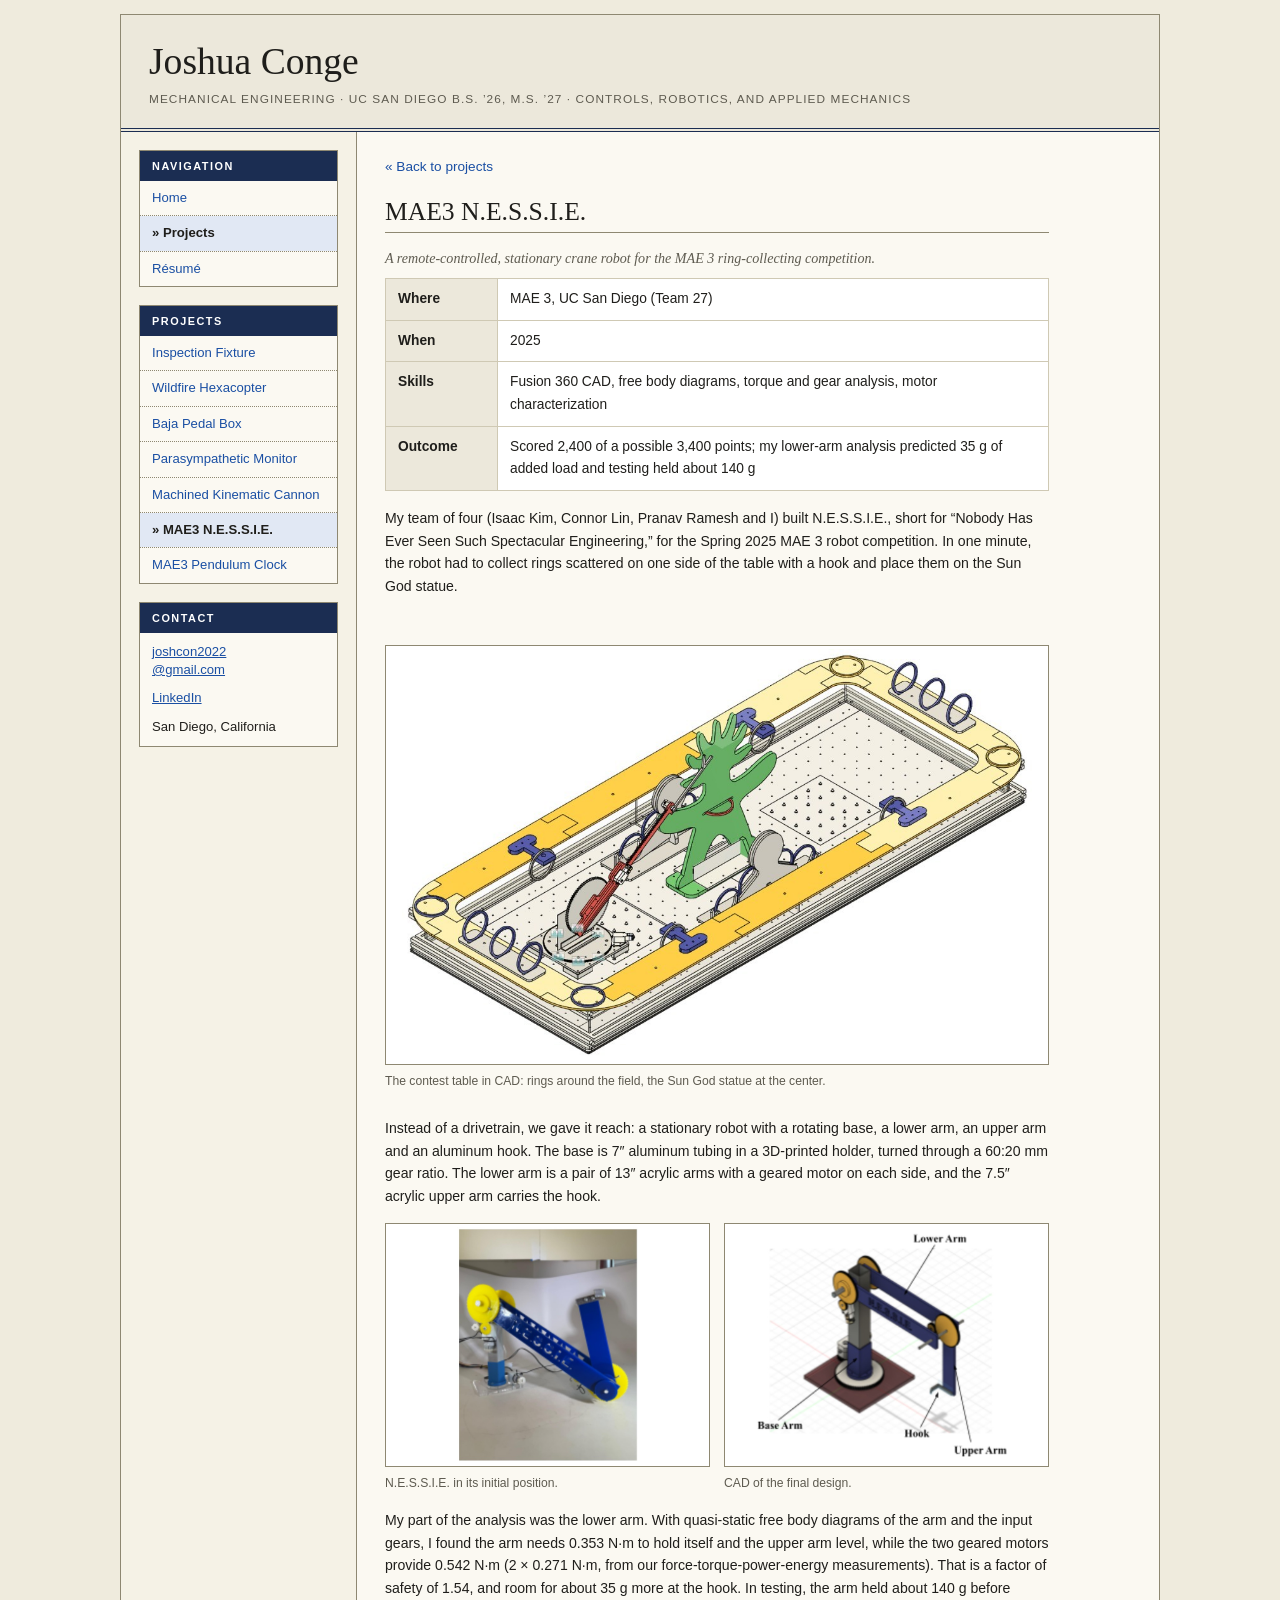
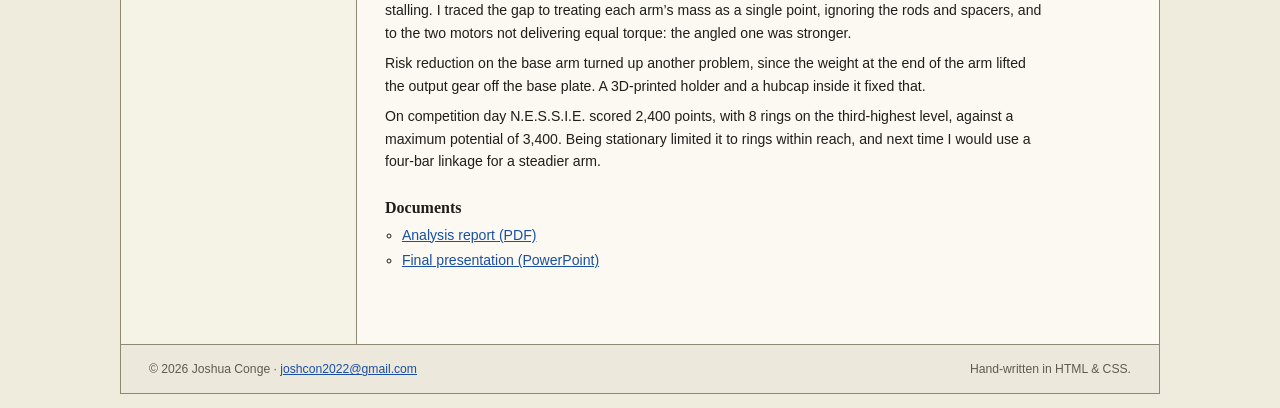
<file: projects/mae3-nessie.html>
<!DOCTYPE html>
<html lang="en">
<head>
<meta charset="utf-8">
<meta name="viewport" content="width=device-width, initial-scale=1">
<meta name="description" content="Joshua Conge’s engineering portfolio">
<title>MAE3 N.E.S.S.I.E. | Joshua Conge</title>
<link rel="preconnect" href="https://fonts.googleapis.com">
<link href="https://fonts.googleapis.com/css2?family=Archivo:wdth,wght@62..125,400..800&family=Source+Serif+4:opsz,wght@8..60,400;8..60,600&display=swap" rel="stylesheet">
<link rel="stylesheet" href="../style.css">
<link rel="icon" href="data:image/svg+xml,<svg xmlns=%22http://www.w3.org/2000/svg%22 viewBox=%220 0 100 100%22><text y=%22.9em%22 font-size=%2290%22>⚙️</text></svg>">
</head>
<body>
<div class="page">
<header class="mast">
  <h1><a href="../index.html">Joshua Conge</a></h1>
  <p><span class="nb">Mechanical Engineering</span> · <span class="nb">UC San Diego B.S. ’26, M.S. ’27</span> · <span class="nb">Controls, Robotics, and Applied Mechanics</span></p>
  <nav class="top" aria-label="Main"><a href="../index.html">Home</a><a class="here" href="../projects.html">Projects</a><a href="../resume.html">Résumé</a></nav>
</header>
<div class="layout">
<aside>
<div class="box"><div class="box-hd">Navigation</div><ul class="nav"><li><a href="../index.html">Home</a></li><li><a class="here" href="../projects.html">Projects</a></li><li><a href="../resume.html">Résumé</a></li></ul></div>
<div class="box"><div class="box-hd">Projects</div><ul class="nav"><li><a href="fixture.html">Inspection Fixture</a></li><li><a href="hexacopter.html">Wildfire Hexacopter</a></li><li><a href="pedal-box.html">Baja Pedal Box</a></li><li><a href="monitor.html">Parasympathetic Monitor</a></li><li><a href="machined-kinematic-cannon.html">Machined Kinematic Cannon</a></li><li><a class="here" href="mae3-nessie.html">MAE3 N.E.S.S.I.E.</a></li><li><a href="mae3-pendulum-clock.html">MAE3 Pendulum Clock</a></li></ul></div>
<div class="box"><div class="box-hd">Contact</div><div class="box-bd">
<p><a href="mailto:joshcon2022@gmail.com">joshcon2022<br>@gmail.com</a></p>
<p><a href="https://www.linkedin.com/in/joshua-conge/" target="_blank" rel="noopener">LinkedIn</a></p>
<p>San Diego, California</p></div></div>
</aside>
<main>
<a class="back" href="../projects.html">« Back to projects</a>

<ul class="work"><li class="feature">
<div>
<h2>MAE3 N.E.S.S.I.E.</h2>
<p class="lede">A remote-controlled, stationary crane robot for the MAE 3 ring-collecting competition.</p>
<table class="now" style="margin-bottom:16px">
<tr><th scope="row">Where</th><td>MAE 3, UC San Diego (Team 27)</td></tr>
<tr><th scope="row">When</th><td>2025</td></tr>
<tr><th scope="row">Skills</th><td>Fusion 360 CAD, free body diagrams, torque and gear analysis, motor characterization</td></tr>
<tr><th scope="row">Outcome</th><td>Scored 2,400 of a possible 3,400 points; my lower-arm analysis predicted 35 g of added load and testing held about 140 g</td></tr>
</table>
<p>My team of four (Isaac Kim, Connor Lin, Pranav Ramesh and I) built N.E.S.S.I.E., short for “Nobody Has Ever Seen Such Spectacular Engineering,” for the Spring 2025 MAE 3 robot competition. In one minute, the robot had to collect rings scattered on one side of the table with a hook and place them on the Sun God statue.</p>
</div>
<figure class="hero"><img src="../img/nessie-table.jpg" alt="CAD of the MAE 3 competition table with the green Sun God statue and blue rings"><figcaption>The contest table in CAD: rings around the field, the Sun God statue at the center.</figcaption></figure>
<div>
<p>Instead of a drivetrain, we gave it reach: a stationary robot with a rotating base, a lower arm, an upper arm and an aluminum hook. The base is 7″ aluminum tubing in a 3D-printed holder, turned through a 60:20 mm gear ratio. The lower arm is a pair of 13″ acrylic arms with a geared motor on each side, and the 7.5″ acrylic upper arm carries the hook.</p>
<div class="pair equal" style="margin:16px 0">
<figure><img src="../img/nessie-photo.jpg" alt="N.E.S.S.I.E. in its initial position, with blue acrylic arms and yellow gears"><figcaption>N.E.S.S.I.E. in its initial position.</figcaption></figure>
<figure><img src="../img/nessie-cad.jpg" alt="Labeled CAD of the final design showing base arm, lower arm, upper arm and hook"><figcaption>CAD of the final design.</figcaption></figure>
</div>
<p>My part of the analysis was the lower arm. With quasi-static free body diagrams of the arm and the input gears, I found the arm needs 0.353 N·m to hold itself and the upper arm level, while the two geared motors provide 0.542 N·m (2 × 0.271 N·m, from our force-torque-power-energy measurements). That is a factor of safety of 1.54, and room for about 35 g more at the hook. In testing, the arm held about 140 g before stalling. I traced the gap to treating each arm’s mass as a single point, ignoring the rods and spacers, and to the two motors not delivering equal torque: the angled one was stronger.</p>
<p>Risk reduction on the base arm turned up another problem, since the weight at the end of the arm lifted the output gear off the base plate. A 3D-printed holder and a hubcap inside it fixed that.</p>
<p>On competition day N.E.S.S.I.E. scored 2,400 points, with 8 rings on the third-highest level, against a maximum potential of 3,400. Being stationary limited it to rings within reach, and next time I would use a four-bar linkage for a steadier arm.</p>
</div>
<div>
<h5>Documents</h5>
<ul><li><a href="../files/MAE3-Robot-Report.pdf">Analysis report (PDF)</a></li><li><a href="../files/MAE3-NESSIE-Presentation.pptx">Final presentation (PowerPoint)</a></li></ul>
</div>
</li></ul></main>
</div>
<footer><span>© 2026 Joshua Conge · <a href="mailto:joshcon2022@gmail.com">joshcon2022@gmail.com</a></span><span>Hand-written in HTML &amp; CSS.</span></footer>
</div>
</body>
</html>
</file>
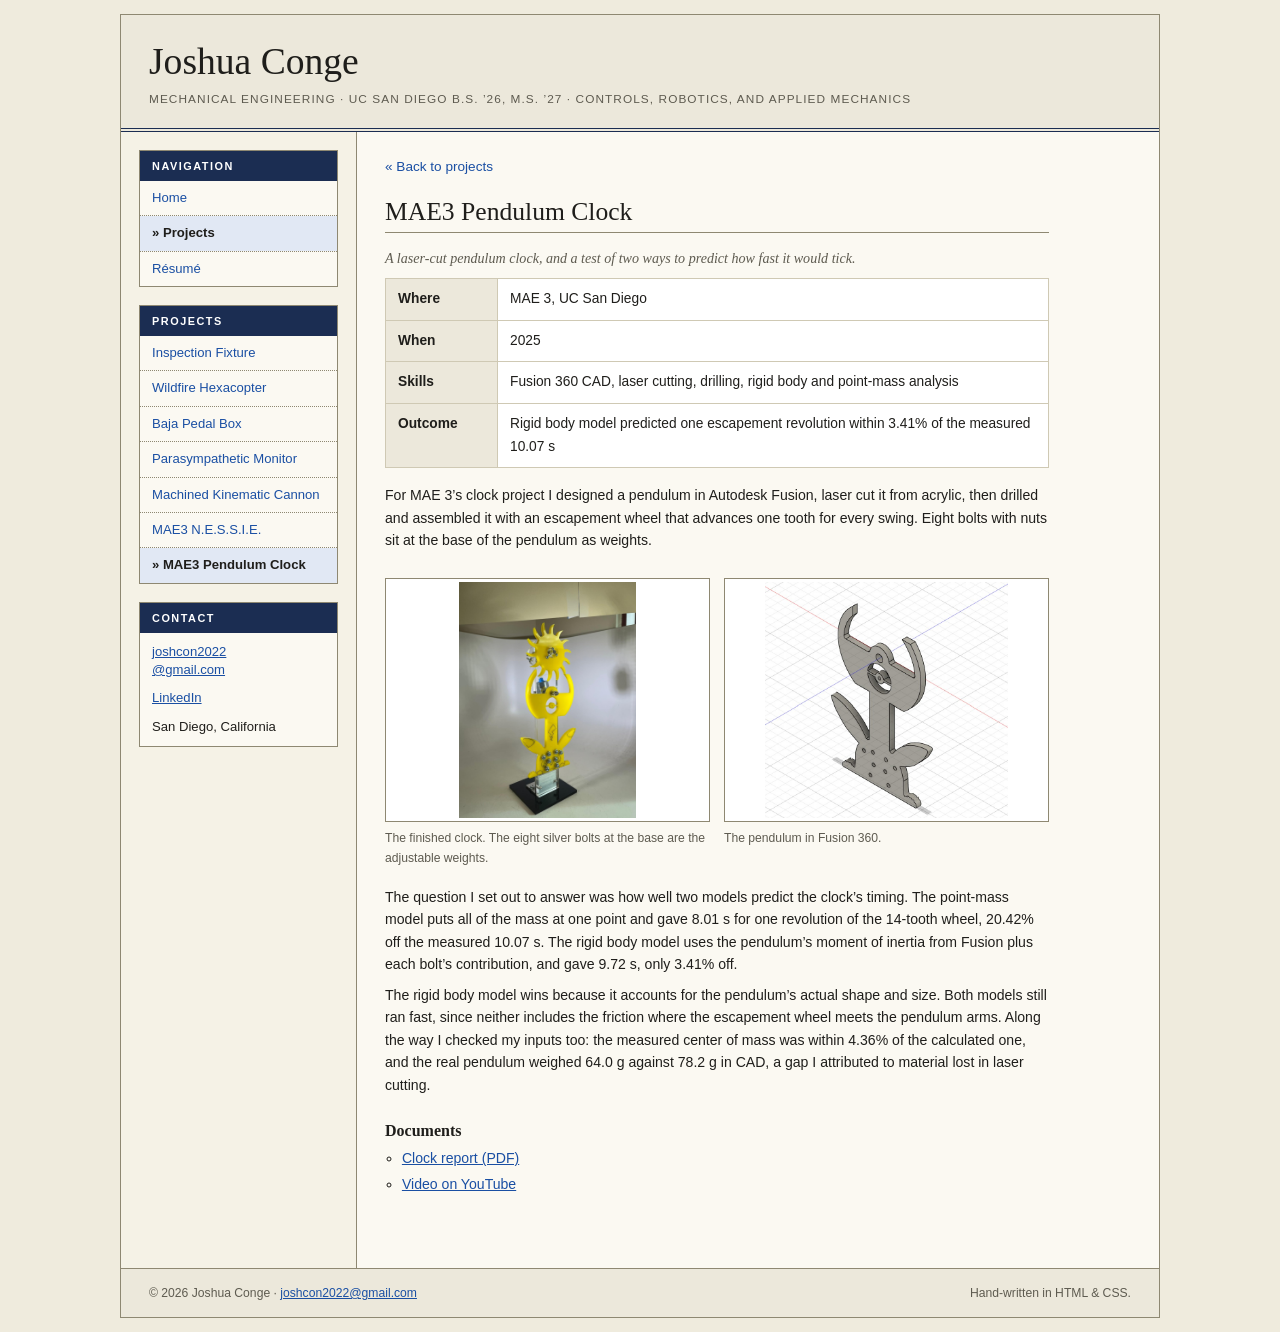
<file: projects/mae3-pendulum-clock.html>
<!DOCTYPE html>
<html lang="en">
<head>
<meta charset="utf-8">
<meta name="viewport" content="width=device-width, initial-scale=1">
<meta name="description" content="Joshua Conge’s engineering portfolio">
<title>MAE3 Pendulum Clock | Joshua Conge</title>
<link rel="preconnect" href="https://fonts.googleapis.com">
<link href="https://fonts.googleapis.com/css2?family=Archivo:wdth,wght@62..125,400..800&family=Source+Serif+4:opsz,wght@8..60,400;8..60,600&display=swap" rel="stylesheet">
<link rel="stylesheet" href="../style.css">
<link rel="icon" href="data:image/svg+xml,<svg xmlns=%22http://www.w3.org/2000/svg%22 viewBox=%220 0 100 100%22><text y=%22.9em%22 font-size=%2290%22>⚙️</text></svg>">
</head>
<body>
<div class="page">
<header class="mast">
  <h1><a href="../index.html">Joshua Conge</a></h1>
  <p><span class="nb">Mechanical Engineering</span> · <span class="nb">UC San Diego B.S. ’26, M.S. ’27</span> · <span class="nb">Controls, Robotics, and Applied Mechanics</span></p>
  <nav class="top" aria-label="Main"><a href="../index.html">Home</a><a class="here" href="../projects.html">Projects</a><a href="../resume.html">Résumé</a></nav>
</header>
<div class="layout">
<aside>
<div class="box"><div class="box-hd">Navigation</div><ul class="nav"><li><a href="../index.html">Home</a></li><li><a class="here" href="../projects.html">Projects</a></li><li><a href="../resume.html">Résumé</a></li></ul></div>
<div class="box"><div class="box-hd">Projects</div><ul class="nav"><li><a href="fixture.html">Inspection Fixture</a></li><li><a href="hexacopter.html">Wildfire Hexacopter</a></li><li><a href="pedal-box.html">Baja Pedal Box</a></li><li><a href="monitor.html">Parasympathetic Monitor</a></li><li><a href="machined-kinematic-cannon.html">Machined Kinematic Cannon</a></li><li><a href="mae3-nessie.html">MAE3 N.E.S.S.I.E.</a></li><li><a class="here" href="mae3-pendulum-clock.html">MAE3 Pendulum Clock</a></li></ul></div>
<div class="box"><div class="box-hd">Contact</div><div class="box-bd">
<p><a href="mailto:joshcon2022@gmail.com">joshcon2022<br>@gmail.com</a></p>
<p><a href="https://www.linkedin.com/in/joshua-conge/" target="_blank" rel="noopener">LinkedIn</a></p>
<p>San Diego, California</p></div></div>
</aside>
<main>
<a class="back" href="../projects.html">« Back to projects</a>

<ul class="work"><li class="feature">
<div>
<h2>MAE3 Pendulum Clock</h2>
<p class="lede">A laser-cut pendulum clock, and a test of two ways to predict how fast it would tick.</p>
<table class="now" style="margin-bottom:16px">
<tr><th scope="row">Where</th><td>MAE 3, UC San Diego</td></tr>
<tr><th scope="row">When</th><td>2025</td></tr>
<tr><th scope="row">Skills</th><td>Fusion 360 CAD, laser cutting, drilling, rigid body and point-mass analysis</td></tr>
<tr><th scope="row">Outcome</th><td>Rigid body model predicted one escapement revolution within 3.41% of the measured 10.07 s</td></tr>
</table>
<p>For MAE 3’s clock project I designed a pendulum in Autodesk Fusion, laser cut it from acrylic, then drilled and assembled it with an escapement wheel that advances one tooth for every swing. Eight bolts with nuts sit at the base of the pendulum as weights.</p>
</div>
<div class="pair equal">
<figure><img src="../img/pendulum-clock.jpg" alt="The finished yellow pendulum clock with a Pikachu-shaped pendulum"><figcaption>The finished clock. The eight silver bolts at the base are the adjustable weights.</figcaption></figure>
<figure><img src="../img/pendulum-cad.jpg" alt="Isometric view of the pendulum in Fusion 360"><figcaption>The pendulum in Fusion 360.</figcaption></figure>
</div>
<div>
<p>The question I set out to answer was how well two models predict the clock’s timing. The point-mass model puts all of the mass at one point and gave 8.01 s for one revolution of the 14-tooth wheel, 20.42% off the measured 10.07 s. The rigid body model uses the pendulum’s moment of inertia from Fusion plus each bolt’s contribution, and gave 9.72 s, only 3.41% off.</p>
<p>The rigid body model wins because it accounts for the pendulum’s actual shape and size. Both models still ran fast, since neither includes the friction where the escapement wheel meets the pendulum arms. Along the way I checked my inputs too: the measured center of mass was within 4.36% of the calculated one, and the real pendulum weighed 64.0 g against 78.2 g in CAD, a gap I attributed to material lost in laser cutting.</p>
</div>
<div>
<h5>Documents</h5>
<ul><li><a href="../files/MAE3-Pendulum-Clock-Report.pdf">Clock report (PDF)</a></li><li><a href="https://youtube.com/shorts/6YHdfctSgGk" target="_blank" rel="noopener">Video on YouTube</a></li></ul>
</div>
</li></ul></main>
</div>
<footer><span>© 2026 Joshua Conge · <a href="mailto:joshcon2022@gmail.com">joshcon2022@gmail.com</a></span><span>Hand-written in HTML &amp; CSS.</span></footer>
</div>
</body>
</html>
</file>
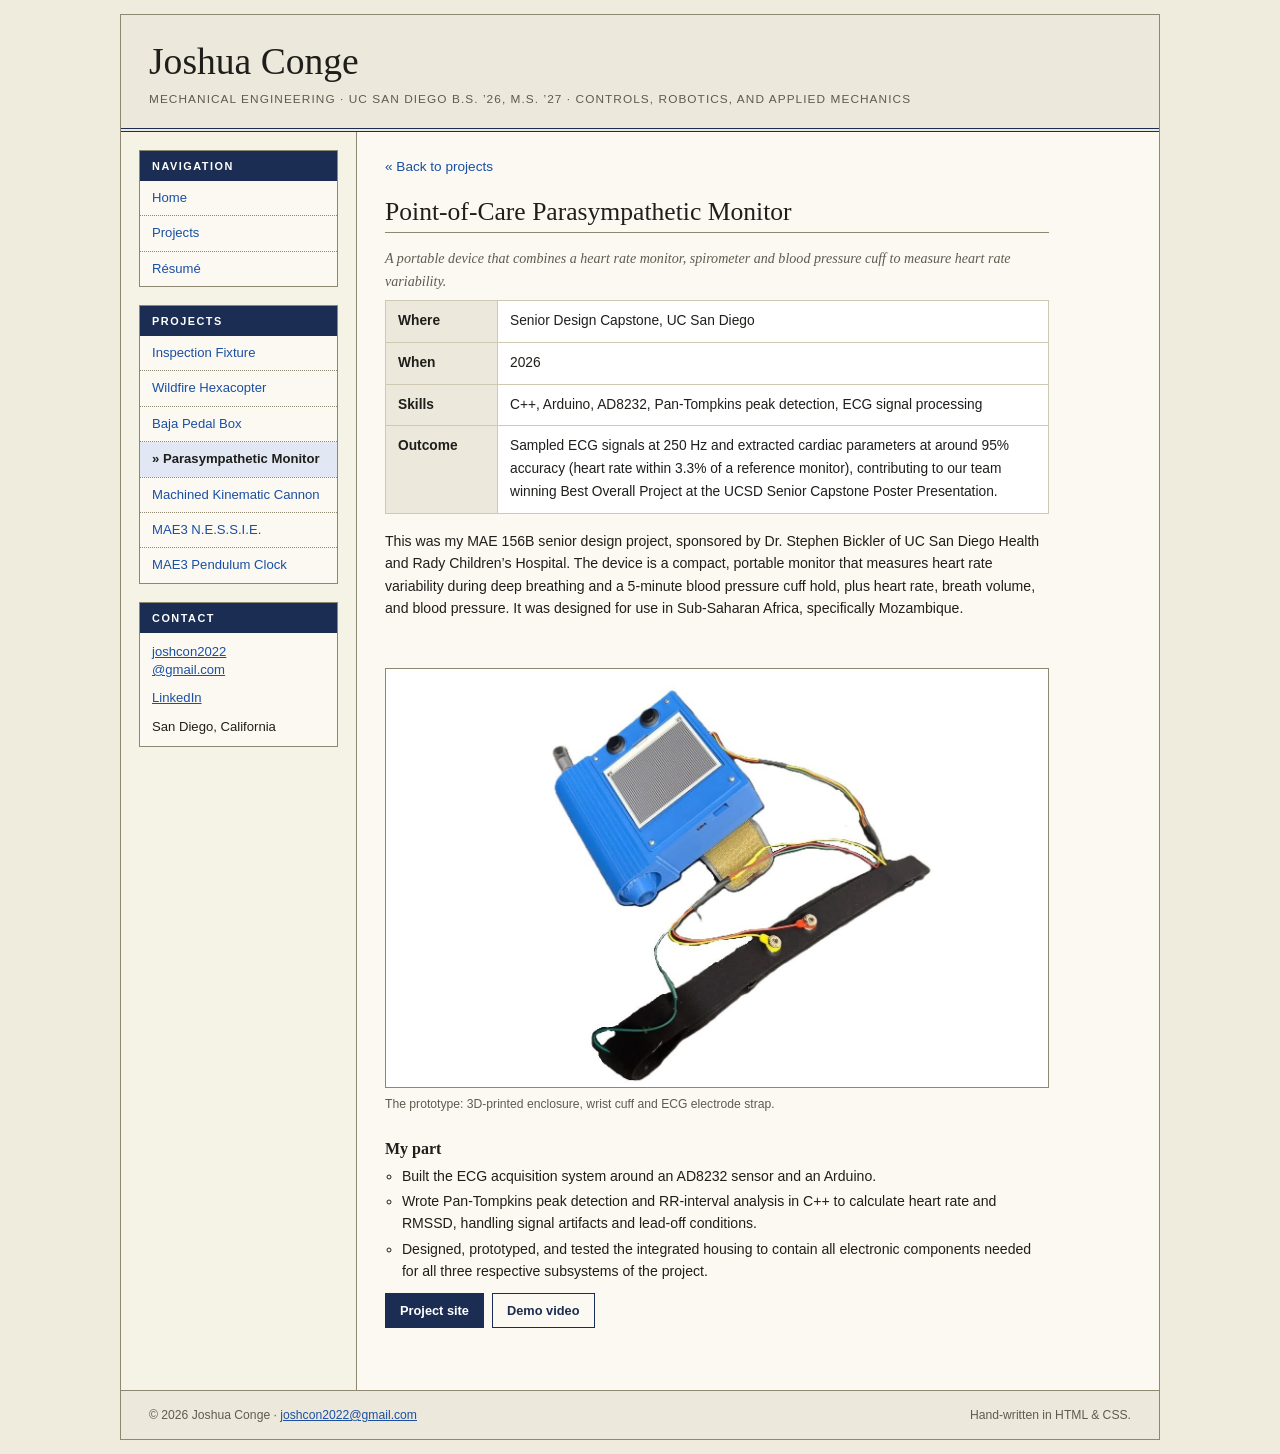
<file: projects/monitor.html>
<!DOCTYPE html>
<html lang="en">
<head>
<meta charset="utf-8">
<meta name="viewport" content="width=device-width, initial-scale=1">
<meta name="description" content="Joshua Conge’s engineering portfolio">
<title>Parasympathetic Monitor | Joshua Conge</title>
<link rel="preconnect" href="https://fonts.googleapis.com">
<link href="https://fonts.googleapis.com/css2?family=Archivo:wdth,wght@62..125,400..800&family=Source+Serif+4:opsz,wght@8..60,400;8..60,600&display=swap" rel="stylesheet">
<link rel="stylesheet" href="../style.css">
<link rel="icon" href="data:image/svg+xml,<svg xmlns=%22http://www.w3.org/2000/svg%22 viewBox=%220 0 100 100%22><text y=%22.9em%22 font-size=%2290%22>⚙️</text></svg>">
</head>
<body>
<div class="page">
<header class="mast">
  <h1><a href="../index.html">Joshua Conge</a></h1>
  <p><span class="nb">Mechanical Engineering</span> · <span class="nb">UC San Diego B.S. ’26, M.S. ’27</span> · <span class="nb">Controls, Robotics, and Applied Mechanics</span></p>
  <nav class="top" aria-label="Main"><a href="../index.html">Home</a><a href="../projects.html">Projects</a><a href="../resume.html">Résumé</a></nav>
</header>
<div class="layout">
<aside>
<div class="box"><div class="box-hd">Navigation</div><ul class="nav"><li><a href="../index.html">Home</a></li><li><a href="../projects.html">Projects</a></li><li><a href="../resume.html">Résumé</a></li></ul></div>
<div class="box"><div class="box-hd">Projects</div><ul class="nav"><li><a href="../projects/fixture.html">Inspection Fixture</a></li><li><a href="../projects/hexacopter.html">Wildfire Hexacopter</a></li><li><a href="../projects/pedal-box.html">Baja Pedal Box</a></li><li><a class="here" href="../projects/monitor.html">Parasympathetic Monitor</a></li><li><a href="../projects/machined-kinematic-cannon.html">Machined Kinematic Cannon</a></li><li><a href="../projects/mae3-nessie.html">MAE3 N.E.S.S.I.E.</a></li><li><a href="../projects/mae3-pendulum-clock.html">MAE3 Pendulum Clock</a></li></ul></div>
<div class="box"><div class="box-hd">Contact</div><div class="box-bd">
<p><a href="mailto:joshcon2022@gmail.com">joshcon2022<br>@gmail.com</a></p>
<p><a href="https://www.linkedin.com/in/joshua-conge/" target="_blank" rel="noopener">LinkedIn</a></p>
<p>San Diego, California</p></div></div>
</aside>
<main>
<a class="back" href="../projects.html">« Back to projects</a>

<ul class="work"><li class="feature">
<div>
<h2>Point-of-Care Parasympathetic Monitor</h2>
<p class="lede">A portable device that combines a heart rate monitor, spirometer and blood pressure cuff to measure heart rate variability.</p>
<table class="now" style="margin-bottom:16px">
<tr><th scope="row">Where</th><td>Senior Design Capstone, UC San Diego</td></tr>
<tr><th scope="row">When</th><td>2026</td></tr>
<tr><th scope="row">Skills</th><td>C++, Arduino, AD8232, Pan-Tompkins peak detection, ECG signal processing</td></tr>
<tr><th scope="row">Outcome</th><td>Sampled ECG signals at 250 Hz and extracted cardiac parameters at around 95% accuracy (heart rate within 3.3% of a reference monitor), contributing to our team winning Best Overall Project at the UCSD Senior Capstone Poster Presentation.</td></tr>
</table>
<p>This was my MAE 156B senior design project, sponsored by Dr. Stephen Bickler of UC San Diego Health and Rady Children’s Hospital. The device is a compact, portable monitor that measures heart rate variability during deep breathing and a 5-minute blood pressure cuff hold, plus heart rate, breath volume, and blood pressure. It was designed for use in Sub-Saharan Africa, specifically Mozambique.</p>
</div>
<figure class="hero"><img src="../img/monitor.jpg" alt="The monitor prototype with a blue 3D-printed enclosure, a wrist cuff and an ECG electrode strap"><figcaption>The prototype: 3D-printed enclosure, wrist cuff and ECG electrode strap.</figcaption></figure>
<div>
<h5>My part</h5>
<ul><li>Built the ECG acquisition system around an AD8232 sensor and an Arduino.</li><li>Wrote Pan-Tompkins peak detection and RR-interval analysis in C++ to calculate heart rate and RMSSD, handling signal artifacts and lead-off conditions.</li><li>Designed, prototyped, and tested the integrated housing to contain all electronic components needed for all three respective subsystems of the project.</li></ul>
<div class="btns"><a class="fill" href="https://sites.google.com/eng.ucsd.edu/mae156b-2026spring-team05/home" target="_blank" rel="noopener">Project site</a><a href="https://www.youtube.com/watch?v=9NwnvogD3DM" target="_blank" rel="noopener">Demo video</a></div>
</div>
</li></ul></main>
</div>
<footer><span>© 2026 Joshua Conge · <a href="mailto:joshcon2022@gmail.com">joshcon2022@gmail.com</a></span><span>Hand-written in HTML &amp; CSS.</span></footer>
</div>
</body>
</html>
</file>
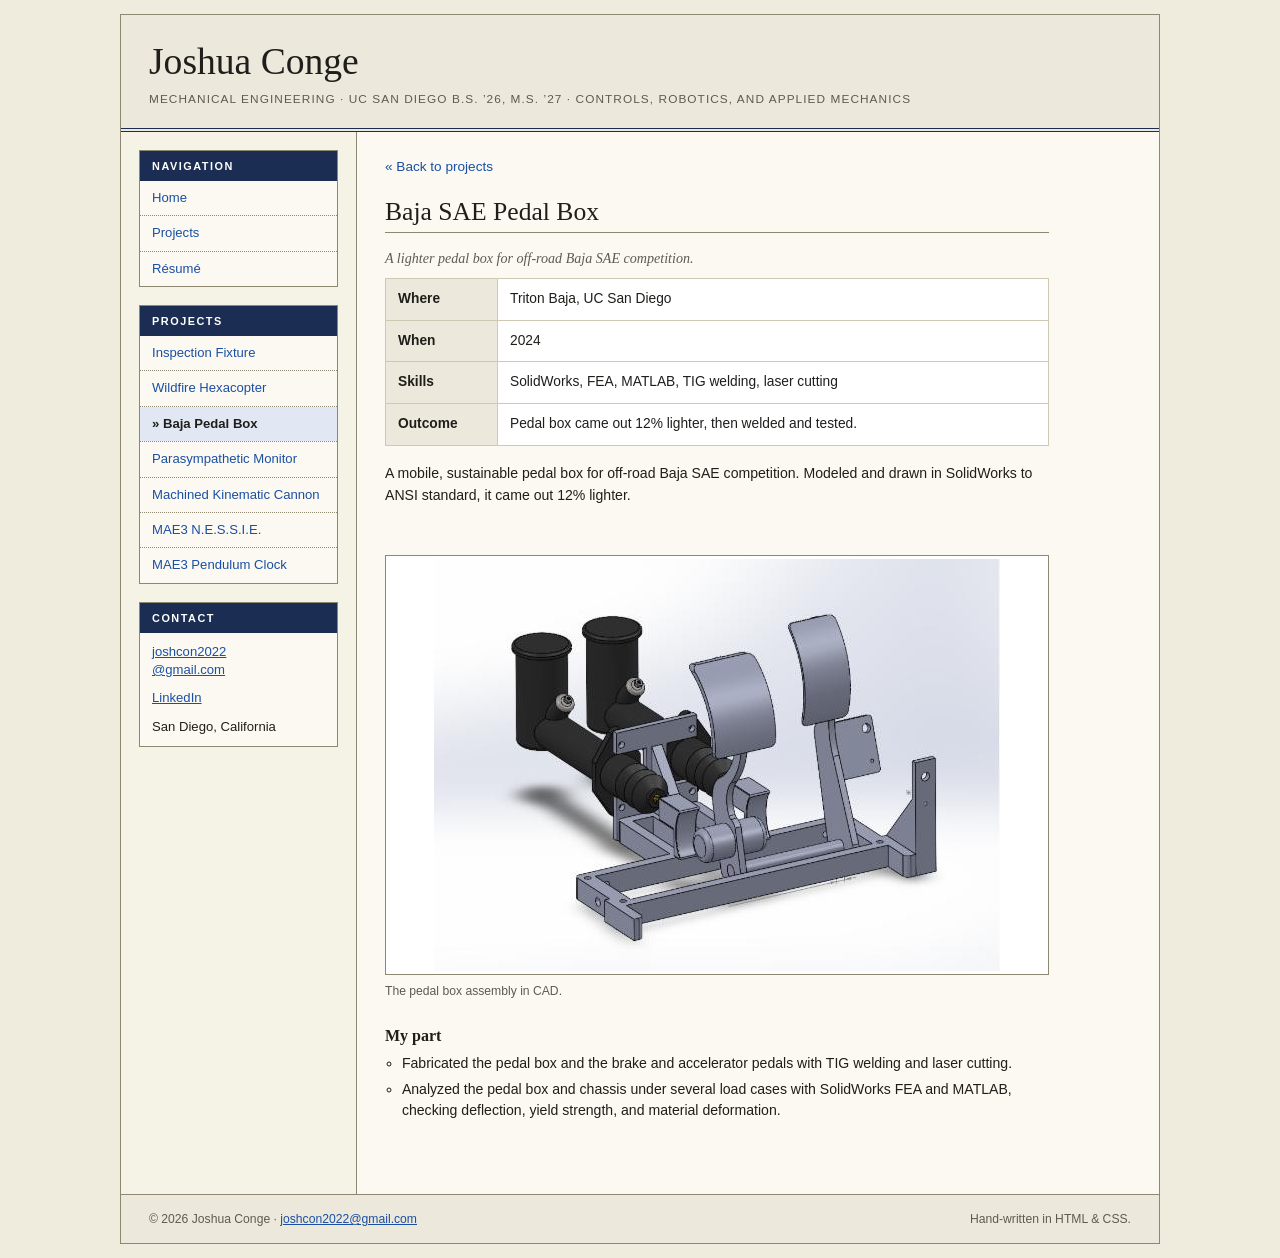
<file: projects/pedal-box.html>
<!DOCTYPE html>
<html lang="en">
<head>
<meta charset="utf-8">
<meta name="viewport" content="width=device-width, initial-scale=1">
<meta name="description" content="Joshua Conge’s engineering portfolio">
<title>Baja Pedal Box | Joshua Conge</title>
<link rel="preconnect" href="https://fonts.googleapis.com">
<link href="https://fonts.googleapis.com/css2?family=Archivo:wdth,wght@62..125,400..800&family=Source+Serif+4:opsz,wght@8..60,400;8..60,600&display=swap" rel="stylesheet">
<link rel="stylesheet" href="../style.css">
<link rel="icon" href="data:image/svg+xml,<svg xmlns=%22http://www.w3.org/2000/svg%22 viewBox=%220 0 100 100%22><text y=%22.9em%22 font-size=%2290%22>⚙️</text></svg>">
</head>
<body>
<div class="page">
<header class="mast">
  <h1><a href="../index.html">Joshua Conge</a></h1>
  <p><span class="nb">Mechanical Engineering</span> · <span class="nb">UC San Diego B.S. ’26, M.S. ’27</span> · <span class="nb">Controls, Robotics, and Applied Mechanics</span></p>
  <nav class="top" aria-label="Main"><a href="../index.html">Home</a><a href="../projects.html">Projects</a><a href="../resume.html">Résumé</a></nav>
</header>
<div class="layout">
<aside>
<div class="box"><div class="box-hd">Navigation</div><ul class="nav"><li><a href="../index.html">Home</a></li><li><a href="../projects.html">Projects</a></li><li><a href="../resume.html">Résumé</a></li></ul></div>
<div class="box"><div class="box-hd">Projects</div><ul class="nav"><li><a href="../projects/fixture.html">Inspection Fixture</a></li><li><a href="../projects/hexacopter.html">Wildfire Hexacopter</a></li><li><a class="here" href="../projects/pedal-box.html">Baja Pedal Box</a></li><li><a href="../projects/monitor.html">Parasympathetic Monitor</a></li><li><a href="../projects/machined-kinematic-cannon.html">Machined Kinematic Cannon</a></li><li><a href="../projects/mae3-nessie.html">MAE3 N.E.S.S.I.E.</a></li><li><a href="../projects/mae3-pendulum-clock.html">MAE3 Pendulum Clock</a></li></ul></div>
<div class="box"><div class="box-hd">Contact</div><div class="box-bd">
<p><a href="mailto:joshcon2022@gmail.com">joshcon2022<br>@gmail.com</a></p>
<p><a href="https://www.linkedin.com/in/joshua-conge/" target="_blank" rel="noopener">LinkedIn</a></p>
<p>San Diego, California</p></div></div>
</aside>
<main>
<a class="back" href="../projects.html">« Back to projects</a>

<ul class="work"><li class="feature">
<div>
<h2>Baja SAE Pedal Box</h2>
<p class="lede">A lighter pedal box for off-road Baja SAE competition.</p>
<table class="now" style="margin-bottom:16px">
<tr><th scope="row">Where</th><td>Triton Baja, UC San Diego</td></tr>
<tr><th scope="row">When</th><td>2024</td></tr>
<tr><th scope="row">Skills</th><td>SolidWorks, FEA, MATLAB, TIG welding, laser cutting</td></tr>
<tr><th scope="row">Outcome</th><td>Pedal box came out 12% lighter, then welded and tested.</td></tr>
</table>
<p>A mobile, sustainable pedal box for off-road Baja SAE competition. Modeled and drawn in SolidWorks to ANSI standard, it came out 12% lighter.</p>
</div>
<figure class="hero"><img src="../img/pedal-box.jpg" alt="CAD render of the Baja SAE pedal box with two pedals, master cylinders and a welded frame"><figcaption>The pedal box assembly in CAD.</figcaption></figure>
<div>
<h5>My part</h5>
<ul><li>Fabricated the pedal box and the brake and accelerator pedals with TIG welding and laser cutting.</li><li>Analyzed the pedal box and chassis under several load cases with SolidWorks FEA and MATLAB, checking deflection, yield strength, and material deformation.</li></ul>
</div>
</li></ul></main>
</div>
<footer><span>© 2026 Joshua Conge · <a href="mailto:joshcon2022@gmail.com">joshcon2022@gmail.com</a></span><span>Hand-written in HTML &amp; CSS.</span></footer>
</div>
</body>
</html>
</file>
<file: style.css>
/* Newspaper style: warm paper, serif headings, thin rules, navy accents */
:root{--paper:#FBF9F2;--desk:#EFEBDD;--band:#ECE8DB;--side:#F5F2E6;--ink:#1F1E1B;--soft:#5E5B50;--rule:#CFC9B4;--rule-d:#8E8872;
 --navy:#1B2D52;--link:#1A4FA3;--visited:#5B3F96;--hi:#E1E8F4;--sheet:#FFFFFF;--accent:#1A4FA3;--tint:#F1EEE2;--grid:#E4DFCD;
 --serif:Georgia,"Times New Roman",serif;--sans:Verdana,Tahoma,"Segoe UI",Geneva,sans-serif}
*,*::before,*::after{box-sizing:border-box}
html{scroll-behavior:smooth}
body{margin:0;background:var(--desk);color:var(--ink);font:15px/1.65 var(--sans)}
a{color:var(--link)}a:visited{color:var(--visited)}a:focus-visible{outline:2px solid var(--link);outline-offset:2px}
h1,h2,h3,h4,h5{font-family:var(--serif);font-weight:400;color:var(--ink)}
.page{max-width:1040px;margin:14px auto;background:var(--paper);border:1px solid var(--rule-d)}

/* masthead */
.mast{background:var(--band);padding:26px 28px 18px;border-bottom:4px double var(--navy)}
.mast h1{margin:0;font-size:2.35rem;line-height:1.1}
.mast h1 a,.mast h1 a:visited{color:inherit;text-decoration:none}
.mast p{margin:8px 0 0;font-size:.74rem;letter-spacing:.09em;text-transform:uppercase;color:var(--soft)}
.top{display:none;gap:4px 18px;flex-wrap:wrap;margin-top:14px;font-size:.85rem}
.top a,.top a:visited{color:var(--link);text-decoration:none;padding:2px 0;border-bottom:2px solid transparent}
.top a:hover,.top a.here{border-bottom-color:var(--navy)}

/* two columns */
.layout{display:grid;grid-template-columns:236px minmax(0,1fr)}
aside{background:var(--side);border-right:1px solid var(--rule-d);padding:18px;font-size:.82rem;line-height:1.4}
.box{background:var(--paper);border:1px solid var(--rule-d);margin:0 0 18px}
.box-hd{background:var(--navy);color:#fff;font:700 .68rem var(--sans);letter-spacing:.14em;text-transform:uppercase;padding:9px 12px}
.nav{list-style:none;margin:0;padding:0}
.nav li+li{border-top:1px dotted var(--rule-d)}
.nav a,.nav a:visited{display:block;padding:8px 12px;text-decoration:none;color:var(--link)}
.nav a:hover{background:var(--hi)}
.nav a.here{background:var(--hi);color:var(--ink);font-weight:700}
.nav a.here::before{content:"» "}
.box-bd{padding:10px 12px;font-size:.82rem}
.box-bd p{margin:0 0 10px}.box-bd p:last-child{margin:0}
main{padding:22px 28px 44px;max-width:720px}

/* headings and text */
main h2{font-size:1.6rem;line-height:1.25;margin:0 0 14px;padding-bottom:4px;border-bottom:1px solid var(--rule-d)}
main h3{font-size:1.25rem;margin:36px 0 12px;padding-bottom:3px;border-bottom:1px solid var(--rule)}
main p{margin:0 0 14px}
.lede{font:italic 1rem var(--serif);color:var(--soft);margin:-4px 0 18px}
.nb{white-space:nowrap}
main .tags{font:.78rem/1.5 var(--sans)!important;color:var(--soft)!important;margin:0 0 12px}
main hr{border:0;border-top:1px solid var(--rule);margin:32px 0 16px}
.docs{margin:0 0 16px;padding-left:1.2em}.docs li{margin-bottom:5px}

/* photo beside intro */
.intro{display:grid;grid-template-columns:minmax(0,1fr) 230px;gap:26px;align-items:start}
.me{margin:4px 0 0}
.me img{display:block;width:100%;height:auto;border:1px solid var(--rule-d);padding:3px;background:#fff}
.me figcaption,.pair figcaption,.one figcaption,.vid figcaption,.strip figcaption,.hero figcaption{font-size:.76rem;color:var(--soft);margin-top:6px}
.hero{margin:22px 0 8px}
.hero img{display:block;width:100%;height:auto;max-height:420px;object-fit:contain;background:#fff;border:1px solid var(--rule-d);padding:3px}
.hero figcaption{padding:0}

/* tables */
table.now{width:100%;border-collapse:collapse;background:#fff;border:1px solid var(--rule-d);font-size:.86rem}
.now th,.now td{text-align:left;vertical-align:top;padding:9px 12px;border:1px solid var(--rule)}
.now th{width:112px;background:var(--band);font-weight:700}

/* project lists */
.work{list-style:none;margin:0;padding:0}
.work>li{display:grid;grid-template-columns:200px minmax(0,1fr);gap:20px;padding:18px 0;border-top:1px solid var(--rule)}
.work>li:first-child{border-top:0;padding-top:4px}
.work>li.feature{grid-template-columns:minmax(0,1fr);gap:18px}
.thumb{align-self:start;aspect-ratio:8/5;overflow:hidden;border:1px solid var(--rule-d);
 background:linear-gradient(var(--grid) 1px,transparent 1px) 0 0/16px 16px,linear-gradient(90deg,var(--grid) 1px,transparent 1px) 0 0/16px 16px,var(--tint)}
.thumb svg{display:block;width:100%;height:100%;fill:none;stroke:var(--accent);stroke-width:2;stroke-linecap:round;stroke-linejoin:round}
.thumb .f{fill:#fff}.thumb .s{stroke:var(--ink);stroke-width:1.5}
.thumb img{display:block;width:100%;height:100%;object-fit:contain;background:#fff}
.thumb.ph{display:grid;place-items:center;text-align:center;color:var(--soft);font-size:.8rem}
.work h4{margin:0 0 6px;font-size:1.15rem;line-height:1.3}
.work h4 a,.work h4 a:visited{color:var(--link);text-decoration:none}.work h4 a:hover{text-decoration:underline}
.work p{margin:0 0 8px;font-size:.88rem;line-height:1.6}
.work ul{margin:0 0 10px;padding-left:1.2em;font-size:.88rem;line-height:1.55}.work ul li{margin-bottom:4px}
.facts{margin:0 0 10px;display:grid;grid-template-columns:auto 1fr;gap:2px 12px;font-size:.8rem;line-height:1.5}
.facts dt{font-weight:700;color:var(--soft)}.facts dd{margin:0}
.more,.more:visited{font-size:.85rem;text-decoration:none}.more:hover{text-decoration:underline}
.back,.back:visited{display:inline-block;margin-bottom:14px;font-size:.85rem;text-decoration:none}

/* buttons */
.btns{display:flex;gap:8px;flex-wrap:wrap;font-size:.8rem}
.btns a,.btns a:visited{padding:6px 14px;border:1px solid var(--navy);color:var(--navy);text-decoration:none;font-weight:700}
.btns a:hover{background:var(--hi)}
.btns a.fill,.btns a.fill:visited{background:var(--navy);color:#fff}
.btns a.fill:hover{background:var(--link)}
.pdfbar{margin:0 0 24px}

/* résumé */
.role{padding:0 0 18px 18px;border-left:2px solid var(--navy);position:relative}
.role::before{content:"";position:absolute;left:-6px;top:.45em;width:10px;height:10px;background:var(--paper);border:2px solid var(--navy);border-radius:50%}
.role h4{margin:0;font-size:1.02rem}
.role .when{font-size:.78rem;color:var(--soft)}
.role p{margin:3px 0 0;font-size:.88rem}
.role ul{margin:8px 0 0;padding-left:1.1em;font-size:.88rem}.role li{margin-bottom:5px}
.skills{display:grid;grid-template-columns:repeat(auto-fit,minmax(190px,1fr));gap:12px}
.skills div{background:#fff;border:1px solid var(--rule-d);padding:12px 14px;font-size:.85rem;line-height:1.5}
.skills h4{margin:0 0 4px;font-size:1rem;font-weight:700}

/* project page extras */
.media{display:grid;grid-template-columns:minmax(0,230px) 1fr;gap:22px;align-items:start}
.vid{margin:0}.vid video{display:block;width:100%;max-height:460px;background:#000}
.vid video:fullscreen{max-height:none;width:100%;height:100%;object-fit:contain}
.feature h5,.specs h5{margin:0 0 8px;font:700 1rem var(--serif)}
.specs dl{margin:0;display:grid;grid-template-columns:auto 1fr;gap:6px 14px;font-size:.85rem;line-height:1.45}
.specs dt{font-weight:700;color:var(--soft)}.specs dd{margin:0}
.strip{display:flex;gap:12px;overflow-x:auto;scroll-snap-type:x mandatory;padding-bottom:8px}
.strip figure{margin:0;flex:0 0 min(80%,420px);scroll-snap-align:start}
.strip img{display:block;width:100%;height:auto;border:1px solid var(--rule-d)}
.pair{display:flex;gap:14px;flex-wrap:wrap;align-items:flex-start}
.pair figure{margin:0;flex:1 1 220px}
.pair img{display:block;width:100%;height:auto;border:1px solid var(--rule-d);padding:3px;background:#fff}
.pair.equal{flex-wrap:nowrap}.pair.equal figure{flex:1 1 0;min-width:0}
.pair.equal img{aspect-ratio:4/3;object-fit:contain}
.one{margin:0;max-width:340px}.one img{display:block;width:100%;height:auto;border:1px solid var(--rule-d);padding:3px;background:#fff}
.yt{position:relative;width:min(100%,250px);aspect-ratio:9/16;background:#000}
.yt iframe{position:absolute;inset:0;width:100%;height:100%;border:0}
.soon{border:1px dashed var(--rule-d);padding:24px;color:var(--soft);background:#fff;max-width:620px}
.card{background:#fff;border:1px solid var(--rule-d);padding:clamp(16px,3vw,24px);margin:0 0 18px}
.card>h2{margin-top:0}.card .hero{margin:20px 0 14px}.card>*:last-child{margin-bottom:0}

footer{display:flex;justify-content:space-between;flex-wrap:wrap;gap:6px;padding:14px 28px;border-top:1px solid var(--rule-d);background:var(--band);font-size:.76rem;color:var(--soft)}

@media (max-width:820px){
 .page{margin:0;border-left:0;border-right:0}
 .mast{padding:20px 18px 14px}.mast h1{font-size:2rem}.top{display:flex}
 .layout{grid-template-columns:1fr}
 aside{order:2;border-right:0;border-top:1px solid var(--rule-d)}
 main{order:-1;padding:18px;max-width:none}
 .intro{grid-template-columns:1fr}.me{order:-1;max-width:220px}
 .work>li{grid-template-columns:1fr}.thumb{max-width:320px}
 .media{grid-template-columns:1fr}.vid{max-width:240px}
 footer{padding:14px 18px}
}
@media (max-width:520px){.pair.equal{flex-wrap:wrap}.pair.equal figure{flex:1 1 100%}}
@media (prefers-reduced-motion:reduce){html{scroll-behavior:auto}}
</file>
